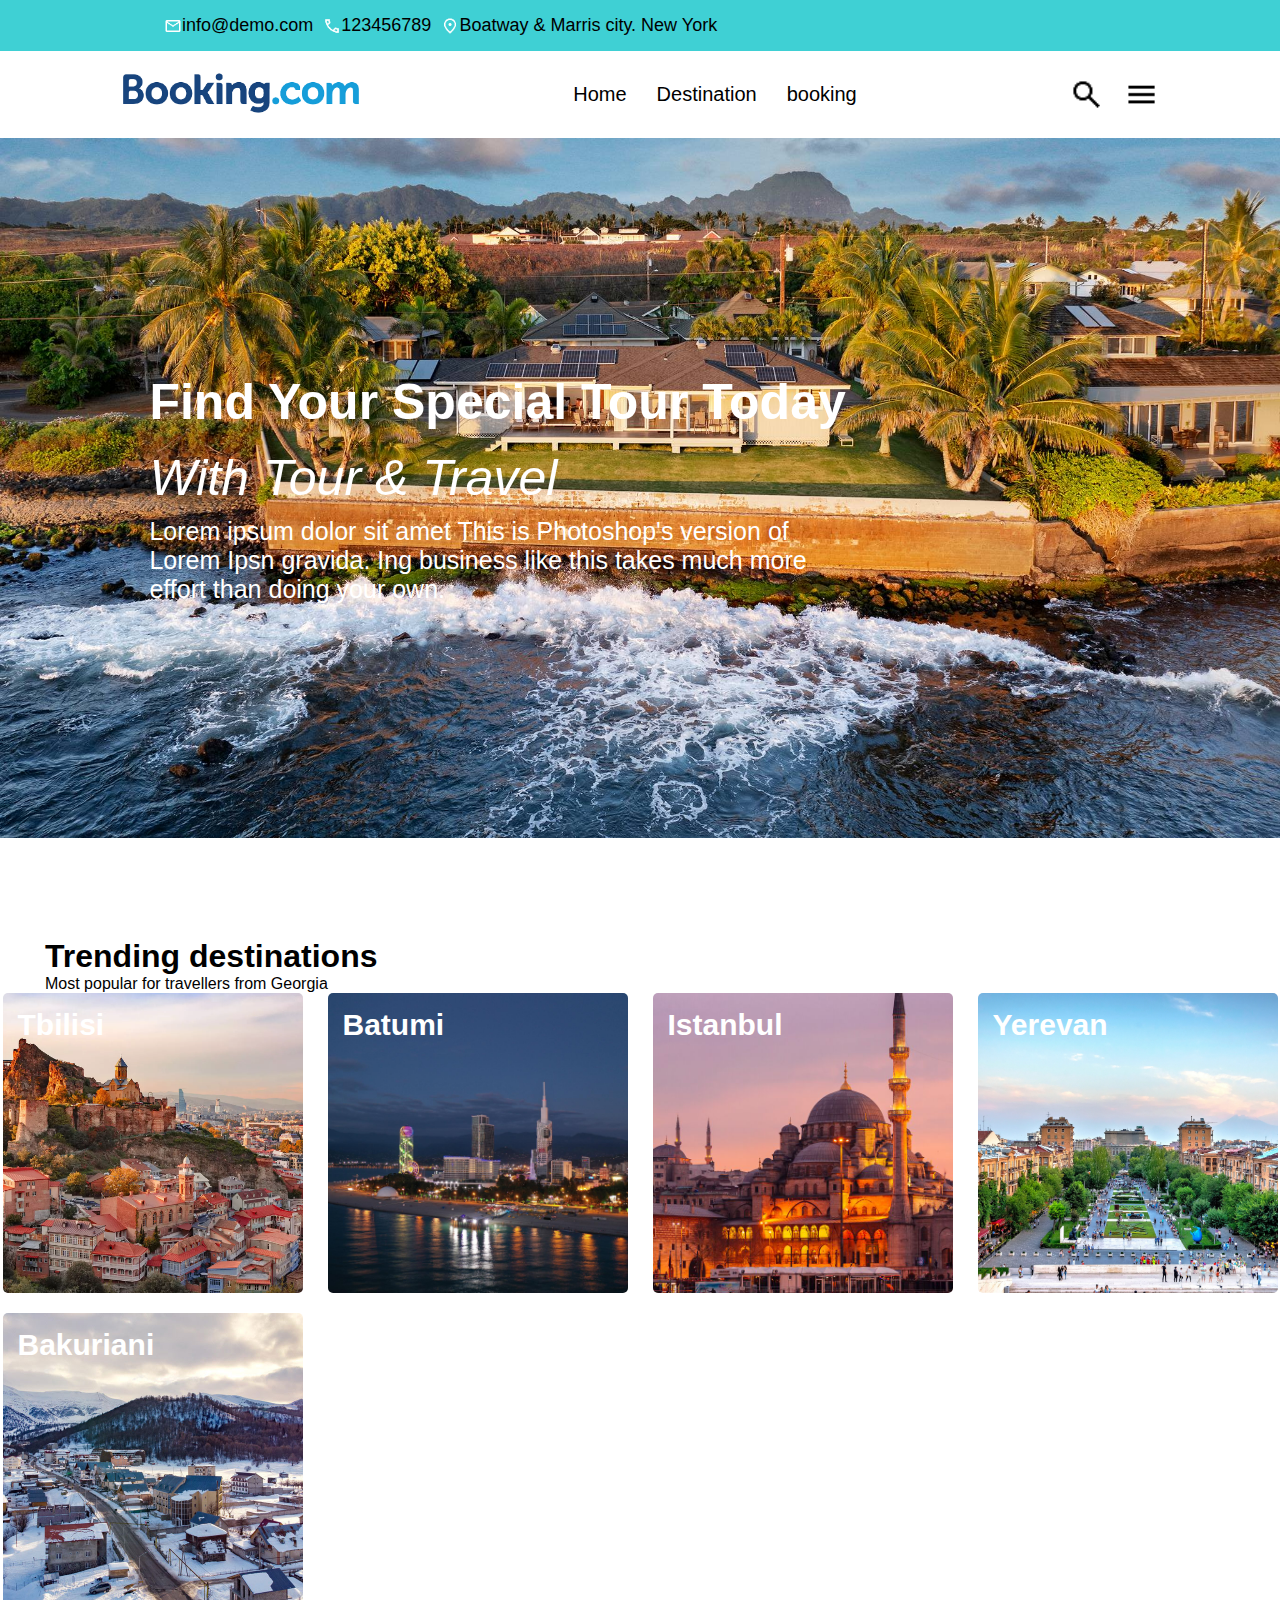
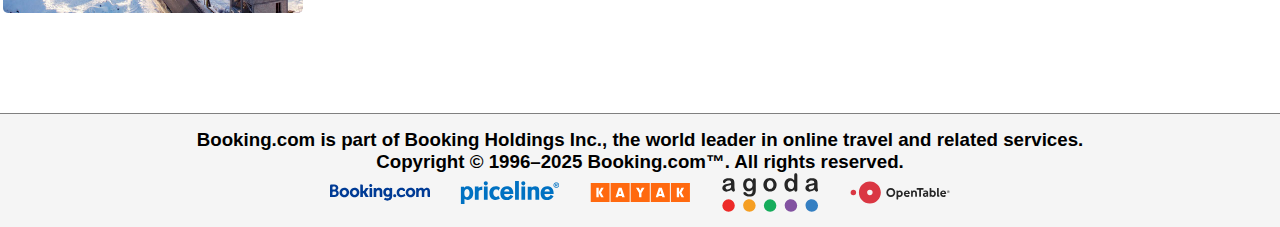
<file: mentor-july/index.html>
<!DOCTYPE html>
<html lang="en">
<head>
    <meta charset="UTF-8">
    <meta name="viewport" content="width=device-width, initial-scale=1.0">
    <title>Document</title>
    <link rel="stylesheet" href="css/style.css">
</head>
<body>
    <header>
        <div class="header-part1">
            <ul class="header-part1-ul">
                <li><img src="images/mail.png" alt="">info@demo.com</li>
                <li><img src="images/phonenum.png" alt="">123456789</li>
                <li><img src="images/location.png" alt="">Boatway & Marris city. New York</li>
            </ul>
            <div style="width: 1px; height: 1px;"></div>
        </div>
        <div class="header-part2">
            <div class="header-part2-logo-div">
                <img src="images/logo.png" alt="" id="logo">
            </div>
            <div class="header-part2-navigation-div">
                <ul class="header-part2-navigation-div-ul">
                    <a href="index.html"><li>Home</li></a>
                    <a href="html/destination_page.html"><li>Destination</li></a>
                    <a href="html/booking_page.html"><li>booking</li></a>
                </ul>
            </div>
            <div class="header-part2-search-and-burger-menu-div">
                <img src="./images/search.png" alt="" class="search img-cro">
                <img src="./images/menu.png" alt="" class="burger img-cro">
            </div>
        </div>
    </header>
    <main>
        <div class="main-text">
            <div class="main-text-div">
                <h1 id="main-text-h1">Find Your Special Tour Today</h1><br>
                <div class="main-text-second">
                    <i><h1 id="main-text-second-h1">With Tour & Travel</h1></i>
                    <p id="main-text-second-p">Lorem ipsum dolor sit amet This is Photoshop's version of <br>
                    Lorem Ipsn gravida. Ing business like this takes much more <br>
                    effort than doing your own.</p>
                </div>
            </div>
            <div style="width: 1px; height: 1px;"></div>
        </div>
        <div class="main-trending">
            <div class="main-trending-div-first">
                <h1 id="main-trending-h1">Trending destinations</h1>
                <p>Most popular for travellers from Georgia</p>
            </div>
            <div class="main-trending-div-parent">
                <div class="main-trending-div-child"><p>Tbilisi</p></div>
                <div class="main-trending-div-child"><p>Batumi</p></div>
                <div class="main-trending-div-child"><p>Istanbul</p></div>
                <div class="main-trending-div-child"><p>Yerevan</p></div>
                <div class="main-trending-div-child"><p>Bakuriani</p></div>
            </div>
        </div>
    </main>
    <footer>
        <div clas="footer-div">
            <h3 id="footer-div-h1">Booking.com is part of Booking Holdings Inc., the world leader in online travel and related services. <br>
            Copyright © 1996–2025 Booking.com™. All rights reserved.</h3>
            <div class="footer-div-images-parent">
                <svg xmlns="http://www.w3.org/2000/svg" fill="none" viewBox="0 0 180 30"><path fill="#003B95" d="M70.6 2.73999C70.602 2.19808 70.7646 1.66892 71.0673 1.21943C71.3701 0.769947 71.7993 0.420321 72.3007 0.214768C72.8021 0.00921437 73.3532 -0.0430342 73.8843 0.064629C74.4155 0.172292 74.9027 0.435032 75.2845 0.819622C75.6663 1.20421 75.9255 1.69338 76.0293 2.22527C76.133 2.75716 76.0768 3.30788 75.8676 3.80779C75.6584 4.3077 75.3056 4.73434 74.8539 5.03377C74.4022 5.3332 73.8719 5.49197 73.33 5.48999C72.9702 5.48868 72.6141 5.41651 72.2822 5.2776C71.9503 5.13869 71.649 4.93576 71.3955 4.6804C71.1419 4.42504 70.9412 4.12225 70.8047 3.78931C70.6683 3.45637 70.5987 3.09982 70.6 2.73999V2.73999ZM116.5 23.74C117.044 23.742 117.577 23.5824 118.031 23.2814C118.484 22.9804 118.838 22.5516 119.048 22.0493C119.257 21.547 119.313 20.9938 119.208 20.4597C119.103 19.9255 118.842 19.4346 118.458 19.049C118.074 18.6634 117.584 18.4005 117.05 18.2936C116.516 18.1867 115.963 18.2405 115.46 18.4484C114.957 18.6562 114.527 19.0087 114.224 19.4611C113.922 19.9136 113.76 20.4457 113.76 20.99C113.756 21.3528 113.824 21.7128 113.96 22.0493C114.096 22.3857 114.297 22.692 114.551 22.9504C114.806 23.2088 115.109 23.4143 115.444 23.5549C115.778 23.6956 116.137 23.7687 116.5 23.77V23.74ZM34.34 15.25C34.3539 16.9569 33.8606 18.6295 32.9228 20.0558C31.985 21.4821 30.6448 22.5979 29.0721 23.2616C27.4995 23.9254 25.7651 24.1072 24.089 23.7842C22.4128 23.4612 20.8703 22.6477 19.657 21.4471C18.4437 20.2464 17.6142 18.7125 17.2736 17.0398C16.933 15.3671 17.0967 13.631 17.744 12.0515C18.3912 10.472 19.4929 9.12017 20.9093 8.16745C22.3257 7.21474 23.993 6.70401 25.7 6.69999C26.8418 6.65398 27.9809 6.84396 29.046 7.25808C30.1111 7.67219 31.0793 8.30152 31.8902 9.10676C32.701 9.91199 33.3371 10.8758 33.7586 11.938C34.1801 13.0002 34.3781 14.1379 34.34 15.28V15.25ZM29.73 15.25C29.73 12.57 28.07 10.7 25.73 10.7C23.39 10.7 21.73 12.57 21.73 15.25C21.73 17.93 23.37 19.8 25.73 19.8C28.09 19.8 29.73 17.97 29.73 15.28V15.25ZM65.3 15.68C65.1321 15.3416 64.9128 15.0313 64.65 14.76L64.5 14.6L64.66 14.45C64.9116 14.1778 65.1423 13.887 65.35 13.58L69.74 7.02999H64.41L61.1 12.16C60.9586 12.3142 60.782 12.4321 60.5852 12.5034C60.3885 12.5748 60.1774 12.5977 59.97 12.57H59.22V2.90999C59.22 0.979993 58.01 0.709993 56.71 0.709993H54.48V23.58H59.21V16.72H59.65C60.19 16.72 60.56 16.78 60.73 17.08L63.35 21.97C63.5773 22.5089 63.9785 22.9563 64.4895 23.2408C65.0006 23.5253 65.5922 23.6306 66.17 23.54H69.8L67.09 19.07L65.3 15.68ZM88.3 6.67999C87.4047 6.66014 86.5151 6.82782 85.6884 7.17226C84.8618 7.5167 84.1163 8.03028 83.5 8.67999L83.21 8.96999L83.11 8.56999C82.9561 8.07803 82.6321 7.65692 82.196 7.38207C81.7599 7.10723 81.2402 6.9966 80.73 7.06999H78.6V23.57H83.32V15.97C83.305 15.2919 83.403 14.6159 83.61 13.97C83.8279 13.1302 84.3223 12.3883 85.0136 11.8639C85.7048 11.3396 86.5525 11.0634 87.42 11.08C88.88 11.08 89.42 11.85 89.42 13.86V21.05C89.365 21.3921 89.3919 21.7424 89.4986 22.072C89.6053 22.4017 89.7886 22.7013 90.0336 22.9463C90.2787 23.1914 90.5783 23.3747 90.908 23.4814C91.2376 23.5881 91.5879 23.615 91.93 23.56H94.15V13.07C94.15 8.89999 92.12 6.68999 88.27 6.68999L88.3 6.67999ZM73.42 7.04999H71.2V23.58H75.9V9.57999C75.9545 9.23754 75.9274 8.88705 75.8207 8.55711C75.714 8.22717 75.5308 7.92712 75.2861 7.68143C75.0414 7.43574 74.7421 7.25138 74.4126 7.14339C74.083 7.03539 73.7327 7.00681 73.39 7.05999L73.42 7.04999ZM52.8 15.28C52.8158 16.9897 52.3235 18.6657 51.3853 20.0951C50.4472 21.5246 49.1055 22.6431 47.5307 23.3089C45.9558 23.9747 44.2186 24.1576 42.5396 23.8345C40.8606 23.5114 39.3154 22.6969 38.1001 21.4942C36.8847 20.2915 36.054 18.7549 35.7134 17.0794C35.3727 15.4038 35.5375 13.6649 36.1867 12.0831C36.8359 10.5013 37.9404 9.14808 39.36 8.19502C40.7795 7.24195 42.4502 6.73205 44.16 6.72999C45.2992 6.68421 46.4357 6.87336 47.4987 7.28565C48.5617 7.69795 49.5285 8.32457 50.3389 9.12655C51.1493 9.92853 51.786 10.8887 52.2094 11.9473C52.6328 13.0059 52.8338 14.1403 52.8 15.28V15.28ZM48.19 15.28C48.19 12.6 46.53 10.73 44.19 10.73C41.85 10.73 40.19 12.6 40.19 15.28C40.19 17.96 41.83 19.83 44.19 19.83C46.55 19.83 48.19 17.97 48.19 15.28V15.28ZM153.53 15.28C153.544 16.9869 153.051 18.6595 152.113 20.0858C151.175 21.5121 149.835 22.6279 148.262 23.2916C146.689 23.9554 144.955 24.1372 143.279 23.8142C141.603 23.4912 140.06 22.6777 138.847 21.4771C137.634 20.2764 136.804 18.7425 136.464 17.0698C136.123 15.3971 136.287 13.661 136.934 12.0815C137.581 10.502 138.683 9.15017 140.099 8.19745C141.516 7.24474 143.183 6.73401 144.89 6.72999C146.029 6.68421 147.166 6.87336 148.229 7.28565C149.292 7.69795 150.258 8.32457 151.069 9.12655C151.879 9.92853 152.516 10.8887 152.939 11.9473C153.363 13.0059 153.564 14.1403 153.53 15.28V15.28ZM148.92 15.28C148.92 12.6 147.26 10.73 144.92 10.73C142.58 10.73 140.92 12.6 140.92 15.28C140.92 17.96 142.56 19.83 144.92 19.83C147.28 19.83 148.92 17.97 148.92 15.28V15.28ZM111.92 7.01999V22.17C111.92 27.94 107.25 30 103.25 30C101.25 29.9851 99.2804 29.5022 97.5 28.59L97.17 28.42L98.08 26.14C98.1174 25.9257 98.2045 25.7232 98.3343 25.5487C98.4642 25.3743 98.6332 25.2327 98.8277 25.1354C99.0223 25.0382 99.2369 24.9879 99.4544 24.9887C99.6719 24.9895 99.8862 25.0413 100.08 25.14C101.092 25.5155 102.161 25.715 103.24 25.73C105.82 25.73 107.24 24.51 107.24 22.3V21.84L106.88 22.12C105.825 22.8661 104.551 23.2391 103.26 23.18C98.88 23.18 95.81 19.74 95.81 14.83C95.81 9.91999 98.81 6.59999 103.17 6.59999C104.741 6.53072 106.283 7.04344 107.5 8.03999L107.72 8.22999L107.84 7.97999C108.031 7.64497 108.315 7.37233 108.657 7.19491C109 7.01749 109.386 6.94285 109.77 6.97999L111.92 7.01999ZM107.32 14.91C107.32 11.23 105.32 10.81 103.83 10.81C100.83 10.81 100.6 13.81 100.6 14.81C100.6 16.91 101.52 19.16 104.08 19.16C105.54 19.11 107.3 18.38 107.3 14.91H107.32ZM15.77 16.84C15.77 20.84 12.67 23.5 7.88 23.5H0V3.09999C0.00471433 2.48223 0.247466 1.89007 0.677736 1.44677C1.10801 1.00346 1.69265 0.743142 2.31 0.719993H7.79C12.09 0.719993 14.88 3.03999 14.88 6.63999C14.9049 7.45565 14.7493 8.26672 14.4243 9.01525C14.0993 9.76377 13.6129 10.4313 13 10.97L12.4 11.49L13.09 11.87C13.9391 12.3844 14.6353 13.1164 15.1065 13.9902C15.5776 14.864 15.8067 15.8479 15.77 16.84V16.84ZM4.38 9.96999H7.82C8.18097 9.9814 8.54025 9.91599 8.87405 9.77811C9.20784 9.64023 9.50854 9.43302 9.75624 9.17019C10.0039 8.90737 10.193 8.59493 10.3109 8.25355C10.4287 7.91218 10.4728 7.54966 10.44 7.18999C10.4737 6.82919 10.4276 6.46538 10.305 6.12438C10.1824 5.78338 9.98629 5.47353 9.73052 5.21681C9.47476 4.9601 9.16565 4.7628 8.8251 4.63892C8.48456 4.51504 8.12093 4.46761 7.76 4.49999H5.76C4.76 4.55999 4.34 5.05999 4.34 6.11999L4.38 9.96999ZM11.27 16.57C11.3013 16.1584 11.2434 15.7449 11.1004 15.3577C10.9573 14.9705 10.7324 14.6187 10.441 14.3263C10.1495 14.034 9.79849 13.8079 9.41176 13.6636C9.02502 13.5192 8.6117 13.46 8.2 13.49H5.59C4.76 13.61 4.38 14.12 4.38 15.1V19.68H8.2C8.61895 19.7149 9.04044 19.6568 9.43426 19.5096C9.82808 19.3625 10.1845 19.1301 10.4779 18.829C10.7713 18.528 10.9945 18.1657 11.1314 17.7682C11.2684 17.3708 11.3157 16.9479 11.27 16.53V16.57ZM174.53 6.77999C173.558 6.78366 172.6 7.00575 171.726 7.42984C170.852 7.85393 170.084 8.46915 169.48 9.22999L169.14 9.66999L168.87 9.17999C168.437 8.395 167.787 7.75128 166.998 7.3257C166.209 6.90012 165.314 6.71067 164.42 6.77999C163.6 6.79964 162.792 6.98725 162.048 7.33125C161.303 7.67525 160.637 8.16832 160.09 8.77999L159.65 9.25999L159.48 8.62999C159.323 8.16152 159.008 7.76282 158.587 7.50334C158.167 7.24386 157.669 7.14005 157.18 7.20999H155.18V23.57H159.64V16.31C159.646 15.6629 159.727 15.0187 159.88 14.39C160.31 12.63 161.49 10.74 163.47 10.93C164.69 11.05 165.29 11.99 165.29 13.82V23.57H169.81V16.31C169.791 15.6345 169.875 14.9601 170.06 14.31C170.42 12.64 171.65 10.92 173.56 10.92C174.94 10.92 175.46 11.7 175.46 13.81V21.17C175.46 22.83 176.19 23.57 177.85 23.57H180V13.07C180 8.86999 178.15 6.73999 174.53 6.73999V6.77999ZM133.69 17.86C132.51 19.095 130.913 19.8471 129.21 19.97C128.593 20.0073 127.974 19.914 127.395 19.6962C126.816 19.4784 126.29 19.141 125.85 18.706C125.41 18.271 125.067 17.7482 124.843 17.1716C124.619 16.5951 124.519 15.9778 124.55 15.36C124.498 14.7504 124.575 14.1365 124.776 13.5588C124.978 12.981 125.299 12.4524 125.719 12.0076C126.14 11.5629 126.649 11.212 127.215 10.978C127.78 10.744 128.388 10.6322 129 10.65C129.84 10.65 130.8 10.95 130.95 11.46V11.55C131.048 11.8986 131.258 12.2056 131.547 12.424C131.835 12.6425 132.188 12.7605 132.55 12.76H135V10.61C135 7.76999 131.39 6.73999 129 6.73999C123.81 6.73999 120 10.37 120 15.35C120 20.33 123.73 23.97 128.86 23.97C130.178 23.9562 131.479 23.6722 132.683 23.1355C133.887 22.5989 134.969 21.821 135.86 20.85L134 17.58L133.69 17.86Z"></path></svg>
                <svg xmlns="http://www.w3.org/2000/svg" fill="none" viewBox="0 0 69 16"><g fill="#0071C2" clip-path="url(#amsc83whmcx1y4n8a)"><path d="M61.944 7.25c-.056-.369-.113-.878-.48-1.275-.312-.34-.822-.51-1.275-.51a1.79 1.79 0 0 0-1.331.595c-.368.397-.453.821-.538 1.19h3.624Zm2.606 3.341c-.312.453-.623.906-1.076 1.331-.765.736-1.926 1.274-3.342 1.274-2.633 0-4.503-1.699-4.503-4.644 0-2.18 1.048-4.956 4.56-4.956.538 0 2.067.057 3.2 1.303 1.16 1.246 1.217 3.002 1.246 4.021H58.29c-.028 1.133.623 2.238 2.011 2.238 1.444 0 1.926-.935 2.237-1.586l2.01 1.02ZM49.4 4.701c.254-.283.424-.482.877-.708.397-.17.991-.312 1.614-.312.538 0 1.133.114 1.586.369.935.51 1.161 1.302 1.161 2.69v6.145h-2.605v-5.07c0-.82-.028-1.104-.113-1.33-.199-.481-.652-.68-1.161-.68-1.388 0-1.388 1.133-1.388 2.237v4.843h-2.634V3.908h2.634l.028.793Zm-4.305-3.087c0 .793-.623 1.416-1.416 1.416a1.439 1.439 0 0 1-1.416-1.416c0-.793.623-1.416 1.416-1.416a1.42 1.42 0 0 1 1.416 1.416ZM42.376 3.88h2.577v9.005h-2.577V3.88Zm-1.755 9.005h-2.634V0h2.634v12.885ZM34.136 7.25c-.057-.369-.114-.878-.51-1.275-.312-.34-.821-.51-1.274-.51a1.79 1.79 0 0 0-1.331.595c-.369.397-.454.821-.538 1.19h3.653Zm2.633 3.341c-.311.453-.623.906-1.076 1.331-.764.736-1.925 1.274-3.37 1.274-2.633 0-4.502-1.699-4.502-4.644 0-2.18 1.047-4.956 4.559-4.956.538 0 2.067.057 3.2 1.303 1.16 1.246 1.218 3.002 1.274 4.021h-6.371c-.029 1.133.623 2.238 2.039 2.238 1.444 0 1.925-.935 2.265-1.586l1.982 1.02Zm-10.251-.453c0-.028-.057-.028-.057 0-.056.085-.113.198-.198.283-.538.623-1.19.623-1.33.623-1.389 0-1.983-1.5-1.983-2.69 0-1.076.481-2.719 1.897-2.719.397 0 .736.142.991.312.368.255.538.51.68.793.028.028.057.028.057.028.198-.736.566-1.444 1.132-2.01-1.02-.963-2.209-1.133-2.973-1.133-2.974 0-4.475 2.209-4.475 4.814 0 3.681 2.72 4.7 4.418 4.7.991 0 1.87-.339 2.549-.82.142-.114.283-.227.396-.34a3.67 3.67 0 0 1-1.104-1.84Zm-7.306-8.524c0 .793-.623 1.416-1.416 1.416a1.439 1.439 0 0 1-1.416-1.416c0-.793.623-1.416 1.416-1.416a1.42 1.42 0 0 1 1.416 1.416ZM16.493 3.88h2.577v9.005h-2.577V3.88Zm-3.681.934c.566-.51 1.217-.906 2.577-1.02v2.351l-.878.142c-1.246.226-1.643.425-1.643 1.557v5.07h-2.633V3.88h2.548v.934h.029Zm-7.93.736c-.48 0-.962.199-1.359.737-.368.51-.538 1.274-.538 2.124 0 1.132.283 1.84.623 2.209.312.34.736.51 1.161.51 1.275 0 1.841-1.388 1.841-2.804 0-1.19-.312-2.436-1.388-2.719-.113-.028-.226-.057-.34-.057Zm-2.095-.792c.085-.114.17-.199.255-.284.453-.424 1.246-.793 2.237-.793 2.18 0 3.88 1.671 3.88 4.673 0 1.84-.793 4.7-3.852 4.7-.99 0-1.5-.339-2.209-.764V16H.465V3.908h2.322v.85ZM66.475.963c.369 0 .68.085.992.255.311.17.538.425.708.708.17.311.254.623.254.963 0 .34-.085.68-.254.962-.17.312-.397.538-.708.708-.312.17-.623.255-.992.255-.368 0-.68-.085-.99-.255a1.887 1.887 0 0 1-.709-.708 1.96 1.96 0 0 1-.254-.962c0-.34.084-.68.254-.963.17-.312.397-.538.708-.708.312-.17.623-.255.992-.255Zm0 3.426c.284 0 .538-.056.765-.198a1.63 1.63 0 0 0 .538-.538c.142-.226.198-.481.198-.736s-.056-.51-.198-.736a1.63 1.63 0 0 0-.538-.538 1.372 1.372 0 0 0-.736-.199c-.283 0-.538.057-.765.199a1.629 1.629 0 0 0-.538.538 1.372 1.372 0 0 0-.198.736c0 .255.056.51.198.736.142.227.312.397.538.538.198.142.453.198.736.198Zm.822-1.812a.783.783 0 0 1-.085.368c-.057.113-.142.17-.255.227l.396.594h-.538l-.283-.51h-.34v.51h-.481V1.954h.793c.255 0 .425.057.566.17.17.085.227.255.227.453Zm-1.105.312h.34c.113 0 .17-.029.227-.085.056-.057.085-.114.085-.227a.322.322 0 0 0-.085-.227.322.322 0 0 0-.227-.084h-.34v.623Z"></path></g><defs><clipPath id="amsc83whmcx1y4n8a"><path fill="#fff" d="M0 0h67.965v16H0z" transform="translate(.465)"></path></clipPath></defs></svg>
                <svg xmlns="http://www.w3.org/2000/svg" fill="none" viewBox="0 0 84 16"><g clip-path="url(#amsc83whmcx1y4n2a)"><path fill="#FF690F" d="M.43 0h16v16h-16V0Z"></path><path fill="#fff" d="M5.362 4.004h1.945v8H5.362v-8Z"></path><path fill="#fff" d="M11.497 11.997H9.352L7.14 8.001l2.212-3.997h2.145L9.272 8l2.225 3.996Z"></path><path fill="#FF690F" d="M17.319 0h16v16h-16V0Z"></path><path fill="#fff" d="m23.869 10.847-.348 1.163H21.45l2.633-8.02h2.473l2.614 8.02h-2.12l-.347-1.15-2.833-.013Zm1.416-4.558-.935 2.988h1.871l-.936-2.988Z"></path><path fill="#FF690F" d="M34.201 0h16v16h-16V0Z"></path><path fill="#fff" d="M43.203 12.01h-1.958V8.475L38.618 3.99h2.313l1.296 2.46 1.277-2.46h2.279l-2.58 4.485v3.535Z"></path><path fill="#FF690F" d="M51.09 0h16v16h-16V0Z"></path><path fill="#fff" d="m57.64 10.847-.348 1.163H55.22l2.633-8.02h2.473l2.613 8.02h-2.118l-.348-1.15-2.834-.013Zm1.416-4.558-.935 2.988h1.87l-.935-2.988Z"></path><path fill="#FF690F" d="M67.972 0h16v16h-16V0Z"></path><path fill="#fff" d="M72.904 4.004h1.945v8h-1.945v-8Z"></path><path fill="#fff" d="M79.04 11.997h-2.146l-2.212-3.996 2.212-3.997h2.146L76.814 8l2.226 3.996Z"></path></g><defs><clipPath id="amsc83whmcx1y4n2a"><path fill="#fff" d="M0 0h83.542v16H0z" transform="translate(.43)"></path></clipPath></defs></svg>
                <svg xmlns="http://www.w3.org/2000/svg" fill="none" viewBox="0 0 51 20"><g clip-path="url(#amsc83whmcx1y4mza)"><path fill="#262626" d="M13.397 5.98c-.067.531.133 1.063.465 1.528.266.332.73.532 1.13.532.265 0 .531-.067.797-.2s.465-.398.598-.664c.133-.332.266-.731.2-1.063.066-.598-.134-1.13-.466-1.595-.266-.399-.73-.598-1.196-.598-.465 0-.864.2-1.13.532-.265.398-.465.996-.398 1.528Zm4.85-2.06v4.85c0 .466-.066.997-.199 1.462-.133.399-.332.731-.598.997-.266.266-.665.465-.997.598-.465.066-.996.133-1.528.133s-1.063-.067-1.528-.266a3.369 3.369 0 0 1-1.063-.598c-.2-.2-.332-.465-.399-.797 0-.2.066-.399.2-.465a.754.754 0 0 1 .53-.2c.267 0 .466.133.665.333l.266.332c.067.133.2.2.332.332l.399.2c.2.066.399.066.532.066.332 0 .664-.067.996-.2.2-.132.399-.265.532-.531.066-.2.133-.465.2-.665 0-.265 0-.664.066-1.196-.266.333-.532.598-.93.798-.4.2-.798.266-1.197.266-.531 0-.996-.133-1.461-.466-.4-.332-.731-.73-.93-1.196-.266-.531-.333-1.196-.333-1.794 0-.465.067-.93.2-1.329.132-.398.332-.73.598-.996.265-.266.531-.465.863-.598.266-.266.598-.332.997-.332s.864.066 1.262.265c.4.2.731.532.997.864v-.2c0-.265.066-.464.2-.664.066-.199.265-.265.531-.265.266-.067.532.066.664.332.067.266.133.531.133.93ZM27.218 6.046c.067-.598-.133-1.13-.465-1.595-.266-.398-.73-.598-1.196-.598-.332 0-.598.067-.864.266-.266.2-.465.465-.598.731-.265.73-.265 1.528 0 2.326.133.332.332.598.598.73.266.2.532.266.864.266.465 0 .93-.2 1.196-.598.332-.398.532-.93.465-1.528Zm1.661 0c0 .465-.066.93-.266 1.395a2.892 2.892 0 0 1-.664 1.063c-.266.333-.664.532-1.063.665-.465.2-.93.266-1.395.266a3.47 3.47 0 0 1-1.396-.266c-.797-.332-1.461-.997-1.727-1.794-.332-.864-.332-1.86 0-2.79.133-.4.398-.798.664-1.064.266-.332.665-.532 1.063-.664a3.848 3.848 0 0 1 2.725 0c.398.132.73.398 1.063.73.265.333.531.665.664 1.064.266.465.332.93.332 1.395ZM34.593 6.046c0 .4.067.798.2 1.13.133.266.332.532.598.73.266.134.531.267.797.267s.532-.067.797-.2c.266-.199.466-.398.599-.73.132-.4.199-.798.199-1.197 0-.398-.067-.797-.2-1.13a2.078 2.078 0 0 0-.597-.73 1.277 1.277 0 0 0-.798-.266c-.266 0-.598.067-.797.266-.332.2-.532.465-.665.73-.133.4-.199.732-.133 1.13Zm3.323 2.459v-.133c-.2.2-.399.465-.665.598-.2.133-.465.266-.73.399-.266.066-.532.133-.864.133-.4 0-.798-.067-1.13-.266-.332-.2-.665-.399-.864-.731a3.693 3.693 0 0 1-.598-1.13c-.133-.465-.2-.93-.2-1.395 0-1.063.267-1.86.798-2.458.532-.532 1.263-.864 1.994-.864.398 0 .797.066 1.196.266.398.199.664.465.996.73V1.196c0-.266.067-.532.2-.797.133-.2.332-.266.598-.266.199 0 .465.066.598.266.133.199.199.465.199.73v7.376c0 .266-.067.531-.2.73a.842.842 0 0 1-.597.267c-.2 0-.4-.067-.598-.266a.922.922 0 0 1-.133-.731ZM48.082 6.113c-.333.133-.731.2-1.063.266-.466.067-.798.2-.997.2-.2.066-.399.132-.532.265a.842.842 0 0 0-.266.598c0 .266.133.465.333.665.199.199.465.265.73.265.333 0 .599-.066.93-.199.267-.133.466-.332.599-.531.2-.4.266-.798.2-1.263l.066-.266Zm.066 2.392c-.332.266-.73.532-1.196.731-.399.133-.864.266-1.262.266-.4 0-.798-.066-1.13-.266a1.44 1.44 0 0 1-.73-.664c-.2-.266-.267-.598-.267-.93 0-.4.133-.864.465-1.196.333-.333.731-.598 1.197-.665l.797-.133c.398-.066.797-.133 1.063-.266.332-.066.598-.132.997-.265 0-.333-.067-.665-.266-.997-.133-.2-.465-.332-.997-.332-.332 0-.664.066-.93.2-.2.132-.399.331-.532.53-.066.134-.199.333-.332.466-.133.066-.266.133-.398.133a.603.603 0 0 1-.466-.2.603.603 0 0 1-.199-.465c0-.332.133-.598.332-.864.266-.332.598-.531.997-.664.399-.2.93-.266 1.528-.266s1.196.067 1.728.266c.398.133.73.465.93.797.2.465.266.997.266 1.529v1.926c0 .333.066.665.133.997.066.2.133.465.133.665 0 .199-.067.332-.266.465a.755.755 0 0 1-.532.2c-.2 0-.398-.067-.531-.267-.2-.2-.333-.465-.532-.73ZM5.69 6.113c-.333.133-.731.2-1.063.266-.466.133-.798.2-.997.2-.2.066-.399.132-.532.265a.842.842 0 0 0-.265.598c0 .266.132.465.332.665.2.199.465.265.73.265.333 0 .599-.066.93-.199.267-.133.466-.332.599-.531.2-.4.266-.798.2-1.263l.066-.266Zm.066 2.392c-.332.266-.73.532-1.196.731-.399.133-.864.266-1.262.266-.399 0-.798-.066-1.13-.266a1.44 1.44 0 0 1-.73-.664c-.2-.266-.267-.598-.267-.93 0-.4.133-.864.466-1.196.332-.333.73-.598 1.196-.665l.797-.133c.399-.066.797-.133 1.063-.266.266-.066.598-.199.93-.265 0-.333-.066-.665-.266-.997-.132-.2-.465-.266-.93-.266-.332 0-.664.067-.93.2-.266.066-.465.265-.598.465a1.653 1.653 0 0 1-.332.465c-.133.133-.266.133-.399.133a.603.603 0 0 1-.465-.2c-.133-.066-.2-.265-.2-.465 0-.332.134-.598.333-.864.266-.332.598-.531.997-.664.465-.2.996-.266 1.594-.266.598 0 1.196.067 1.728.266.398.133.73.399.93.797.2.465.266.997.266 1.529v1.926c0 .333.066.665.133.997.066.2.133.465.133.665 0 .199-.133.332-.266.465a.754.754 0 0 1-.532.2c-.2 0-.398-.067-.531-.267a18.46 18.46 0 0 0-.532-.73Z"></path><path fill="#ED2A28" d="M4.36 13.422a3.19 3.19 0 1 1 0 6.38 3.19 3.19 0 0 1 0-6.38Z"></path><path fill="#F59E22" d="M14.992 13.422a3.19 3.19 0 1 1-3.19 3.19c0-1.795 1.396-3.19 3.19-3.19Z"></path><path fill="#16AC5B" d="M25.557 13.422a3.19 3.19 0 1 1-.002 6.38 3.19 3.19 0 0 1 .002-6.38Z"></path><path fill="#8252A1" d="M36.188 13.422a3.19 3.19 0 1 1-3.19 3.19c0-1.795 1.396-3.19 3.19-3.19Z"></path><path fill="#347FC2" d="M46.82 13.422a3.19 3.19 0 1 1-3.19 3.19c-.067-1.795 1.395-3.19 3.19-3.19Z"></path></g><defs><clipPath id="amsc83whmcx1y4mza"><path fill="#fff" d="M0 0h49.236v20H0z" transform="translate(.972)"></path></clipPath></defs></svg>
                <svg xmlns="http://www.w3.org/2000/svg" fill="none" viewBox="0 0 104 24"><path fill="#DA3743" fill-rule="evenodd" d="M.607 12c0-1.588 1.277-2.875 2.853-2.875A2.865 2.865 0 0 1 6.314 12a2.865 2.865 0 0 1-2.854 2.875A2.864 2.864 0 0 1 .607 12Zm20.046 2.875c-1.577 0-2.854-1.287-2.854-2.875a2.864 2.864 0 0 1 2.854-2.875A2.865 2.865 0 0 1 23.506 12c0 1.588-1.279 2.875-2.855 2.875Zm0-14.375C14.348.5 9.236 5.649 9.236 12c0 6.352 5.111 11.5 11.415 11.5 6.306 0 11.416-5.148 11.416-11.5 0-6.35-5.11-11.5-11.415-11.5Z" clip-rule="evenodd"></path><path fill="#262626" fill-rule="evenodd" d="M102.24 11.11c.18 0 .287-.082.287-.23 0-.134-.073-.222-.274-.222h-.187v.452h.174Zm-.448-.68h.507c.281 0 .521.115.521.437a.393.393 0 0 1-.246.37l.307.56h-.307l-.235-.472h-.273v.471h-.274V10.43Zm1.475.7c0-.632-.433-1.083-.994-1.083-.561 0-.989.45-.989 1.082 0 .64.428 1.077.989 1.077.561 0 .995-.437.995-1.076h-.001Zm-2.25 0c0-.788.568-1.325 1.256-1.325.694 0 1.262.537 1.262 1.325 0 .787-.568 1.325-1.262 1.325-.688 0-1.256-.538-1.256-1.325Zm-8.377 5.38a.315.315 0 0 0 .312-.313v-1.154a.314.314 0 0 0-.31-.313h-.05c-.14 0-.28-.14-.28-.281v-6.84c0-.156-.155-.312-.31-.312H90.86c-.155 0-.31.156-.31.312v7.577l.005.197c0 .565.56 1.128 1.12 1.128l.964-.002ZM42.417 9.102c1.553 0 2.863 1.325 2.863 2.896a2.87 2.87 0 0 1-2.863 2.872c-1.57 0-2.848-1.287-2.848-2.872 0-1.597 1.277-2.896 2.848-2.896Zm0-1.823c-2.568 0-4.658 2.116-4.658 4.72 0 2.632 2.045 4.695 4.658 4.695 2.621 0 4.674-2.063 4.674-4.696 0-2.602-2.097-4.72-4.674-4.72Zm37.177 7.36c-.084.24-.592.694-1.17.694-.605 0-.943-.369-.943-.922 0-.582.408-.937 1.155-.937.52 0 .958.199.958.199v.965Zm-.761-4.84c-1.056 0-2.085.268-2.226.325-.141.043-.268.156-.212.398l.142.738c.027.199.154.355.365.284.382-.114 1.24-.242 1.833-.242.69 0 .93.398.9 1.235 0 0-.59-.184-1.253-.184-1.648 0-2.593.894-2.593 2.058 0 1.405.903 2.242 2.198 2.242a2.84 2.84 0 0 0 2.044-.823v.353c0 .17.14.312.31.312h.114a.212.212 0 0 0 .04.003h.48a.315.315 0 0 0 .31-.313v-3.534c0-1.789-.423-2.853-2.452-2.853Zm-11.827 0c-1.248 0-1.853.673-2.095.945v-.492a.314.314 0 0 0-.31-.312h-.737a.314.314 0 0 0-.31.312v5.933a.324.324 0 0 0 .31.313h1.042c.31 0 .409-.072.409-.313V12.44c.155-.454.564-1.022 1.409-1.022.788 0 1.126.525 1.126 1.377v3.392c0 .17.142.313.311.313h1.14a.324.324 0 0 0 .31-.313v-3.392c0-1.59-.535-2.995-2.605-2.995Zm-15.513 5.237c-.818 0-1.353-.37-1.353-.37v-2.342c.141-.37.592-.909 1.438-.909 1.014 0 1.535.895 1.535 1.817 0 .923-.55 1.803-1.62 1.803Zm.324-5.238a2.8 2.8 0 0 0-2.125.977v-.522a.314.314 0 0 0-.31-.313h-.693a.315.315 0 0 0-.31.312v8.601a.325.325 0 0 0 .31.313h1.142c.154 0 .31-.157.31-.313v-2.47a4.8 4.8 0 0 0 1.563.27c1.945 0 3.227-1.504 3.227-3.42 0-1.988-1.34-3.435-3.114-3.435Zm46.462 2.597c-.028-.639-.535-1.136-1.254-1.136-.789 0-1.296.483-1.38 1.136h2.634ZM97.069 9.8c1.69 0 2.985 1.263 2.985 3.037 0 .1-.015.326-.028.426a.331.331 0 0 1-.31.298h-4.17c.015.809.676 1.518 1.62 1.518.648 0 1.099-.241 1.395-.482.155-.128.324-.142.423 0l.549.738c.112.127.127.284-.028.426-.672.583-1.534.9-2.423.894-1.944 0-3.297-1.561-3.297-3.435 0-1.845 1.353-3.42 3.283-3.42ZM86.04 15.037c-.845 0-1.296-.54-1.437-.91v-2.34s.536-.37 1.353-.37c1.07 0 1.62.88 1.62 1.803 0 .922-.521 1.817-1.535 1.817Zm.155-5.238c-.648 0-1.296.156-1.592.284V7.585a.324.324 0 0 0-.31-.313h-1.141c-.155 0-.31.156-.31.313v8.601a.324.324 0 0 0 .31.313h.493c.01 0 .018 0 .028-.003h.132a.314.314 0 0 0 .312-.312v-.485l.007-.025s.748.979 2.17.979c1.776 0 3.058-1.561 3.058-3.434 0-1.917-1.226-3.42-3.156-3.42Zm-9.968-2.527H69.6a.268.268 0 0 0-.267.27v1.165c0 .141.112.269.267.269h2.39v7.253a.278.278 0 0 0 .269.27h1.31a.277.277 0 0 0 .268-.27V8.976h2.39a.268.268 0 0 0 .268-.27V7.542a.27.27 0 0 0-.268-.27Zm-15.775 5.124c-.028-.639-.536-1.136-1.254-1.136-.788 0-1.296.483-1.38 1.136h2.634ZM59.241 9.8c1.691 0 2.987 1.263 2.987 3.037 0 .1-.013.326-.028.426a.332.332 0 0 1-.31.298h-4.17c.015.809.676 1.518 1.62 1.518.649 0 1.099-.241 1.395-.482.155-.128.324-.142.423 0l.549.738c.113.127.127.284-.028.426a3.66 3.66 0 0 1-2.424.894c-1.944 0-3.296-1.561-3.296-3.435 0-1.845 1.352-3.42 3.282-3.42Z" clip-rule="evenodd"></path></svg>
            </div>
        </div>
    </footer>
</body>
</html>
</file>
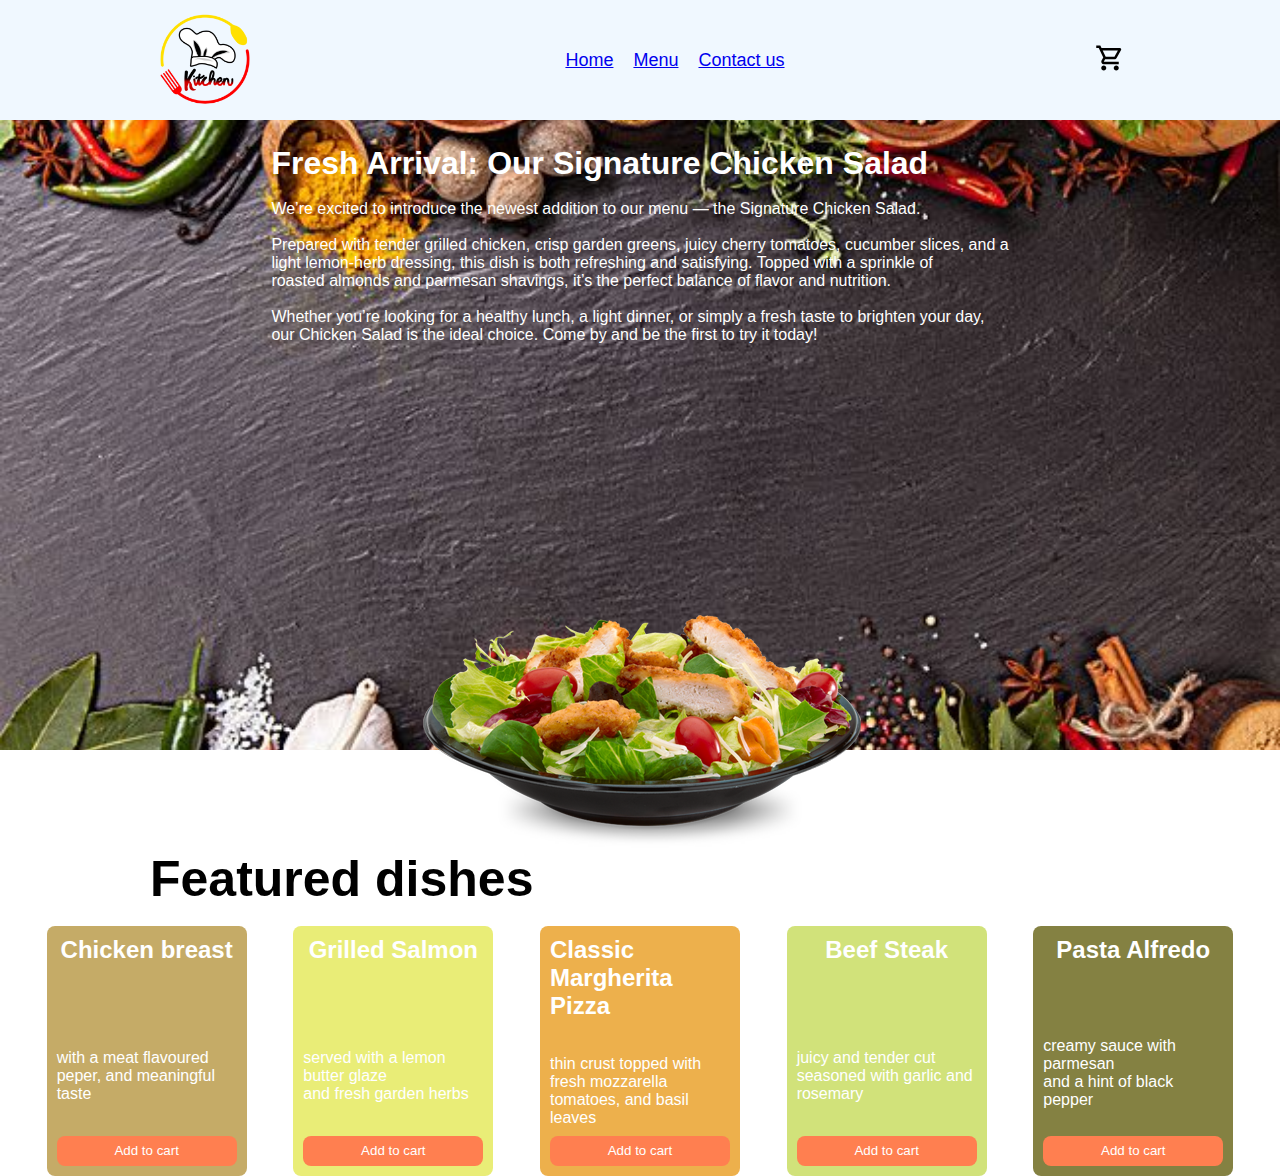
<file: mentors-august/index.html>
<!DOCTYPE html>
<html lang="en">
<head>
    <meta charset="UTF-8">
    <meta name="viewport" content="width=device-width, initial-scale=1.0">
    <title>Document</title>
    <link rel="stylesheet" href="css/index.css">
</head>
<body>
    <div id="burger">
        <img src="close_24dp_000000_FILL0_wght400_GRAD0_opsz24.png" width="30px" style="position: absolute; right: 0;" id="close">
        
        <a href="index.html"><button>Home</button><br><br></a>
        <a href="menu.html"><button>Menu</button><br><br></a>
        <a href="contact.html"><button>Contact us</button></a>
    </div>
    <header class="header">
        <img src="pngtree-chef-restaurant-logo-png-image_6136204.png" alt="" class="logo" id="burgermenu">
        <nav class="header-nav">
            <ul class="header-nav-ul">
                <a href="index.html"><li>Home</li></a>
                <a href="menu.html"><li>Menu</li></a>
                <a href="contact.html"><li>Contact us</li></a>
            </ul>
        </nav>
        <a href="cart.html"><img src="shopping_cart_24dp_000000_FILL0_wght400_GRAD0_opsz24.svg" id="shopcart"></a>
    </header>
    <main class="main">
        <div class="div-hero">
            <div class="div-text">
                <h1>Fresh Arrival: Our Signature Chicken Salad</h1><br>
                <p>We’re excited to introduce the newest addition to our menu — the Signature Chicken Salad.<br><br>Prepared with tender grilled chicken, crisp garden greens, juicy cherry tomatoes, cucumber slices, and a <br>light lemon-herb dressing, this dish is both refreshing and satisfying. Topped with a sprinkle of <br>roasted almonds and parmesan shavings, it’s the perfect balance of flavor and nutrition.<br><br>Whether you’re looking for a healthy lunch, a light dinner, or simply a fresh taste to brighten your day,<br> our Chicken Salad is the ideal choice. Come by and be the first to try it today!</p>
            </div>
            <div class="div-image">
                <img src="dish.png" alt="">
            </div>
        </div>
        <div class="features">
            <h1>Featured dishes</h1><br>
            <div class="dishes">
                <div class="dish featured-dish1">
                    <h2>Chicken breast</h2><br>
                    <p>with a meat flavoured <br>
                    peper, and meaningful taste</p>
                    <button>Add to cart</button>
                </div>
                <div class="dish featured-dish2">
                    <h2>Grilled Salmon</h2><br>
                    <p>served with a lemon butter glaze <br>
                    and fresh garden herbs</p>
                    <button>Add to cart</button>
                </div>
                <div class="dish featured-dish3">
                    <h2>Classic Margherita Pizza</h2><br>
                    <p>thin crust topped with fresh mozzarella <br>
                    tomatoes, and basil leaves</p>
                    <button>Add to cart</button>
                </div>
                <div class="dish featured-dish4">
                    <h2>Beef Steak</h2><br>
                    <p>juicy and tender cut <br>
                    seasoned with garlic and rosemary</p>
                    <button>Add to cart</button>
                </div>
                <div class="dish featured-dish5">
                    <h2>Pasta Alfredo</h2><br>
                    <p>creamy sauce with parmesan <br>
                    and a hint of black pepper</p>
                    <button>Add to cart</button>
                </div>
            </div>
        </div>
    </main>
    <script src="js/index.js"></script>
</body>
</html>
</file>
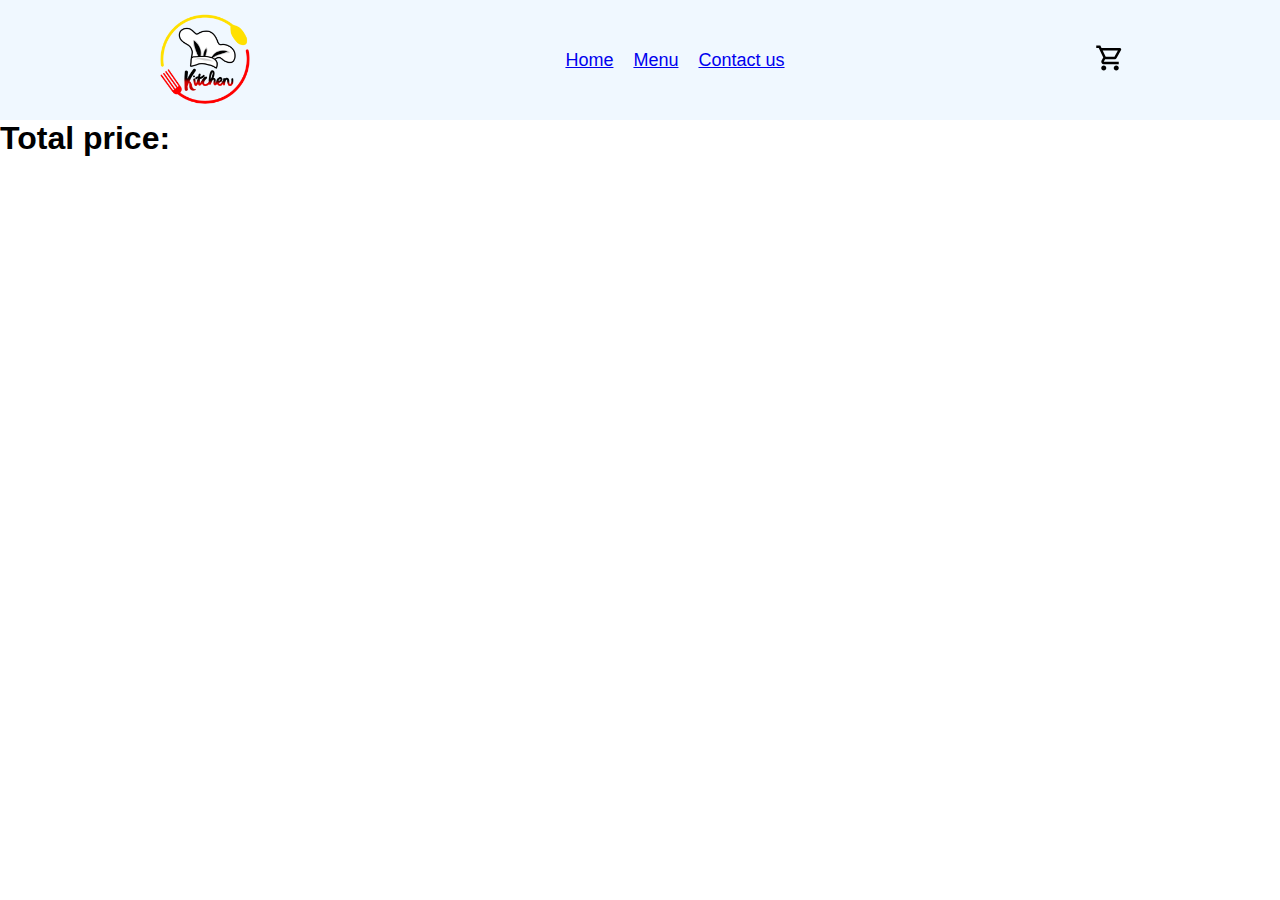
<file: mentors-august/cart.html>
<!DOCTYPE html>
<html lang="en">
<head>
    <meta charset="UTF-8">
    <meta name="viewport" content="width=device-width, initial-scale=1.0">
    <title>Document</title>
    <link rel="stylesheet" href="css/cart.css">
</head>
<body>
    <div id="burger">
        <img src="close_24dp_000000_FILL0_wght400_GRAD0_opsz24.png" width="30px" style="position: absolute; right: 0;" id="close">
        
        <a href="index.html"><button>Home</button><br><br></a>
        <a href="menu.html"><button>Menu</button><br><br></a>
        <a href="contact.html"><button>Contact us</button></a>
    </div>
    <header class="header">
        <img src="pngtree-chef-restaurant-logo-png-image_6136204.png" alt="" class="logo" id="burgermenu">
        <nav class="header-nav">
            <ul class="header-nav-ul">
                <a href="index.html"><li>Home</li></a>
                <a href="menu.html"><li>Menu</li></a>
                <a href="contact.html"><li>Contact us</li></a>
            </ul>
        </nav>
        <a href="cart.html"><img src="shopping_cart_24dp_000000_FILL0_wght400_GRAD0_opsz24.svg" id="shopcart"></a>
    </header>
    <main>
        <h1 id="total">Total price: </h1>
        <div id="cart">
        </div>
    </main>
    <script src="js/cart.js"></script>
</body>
</html>
</file>
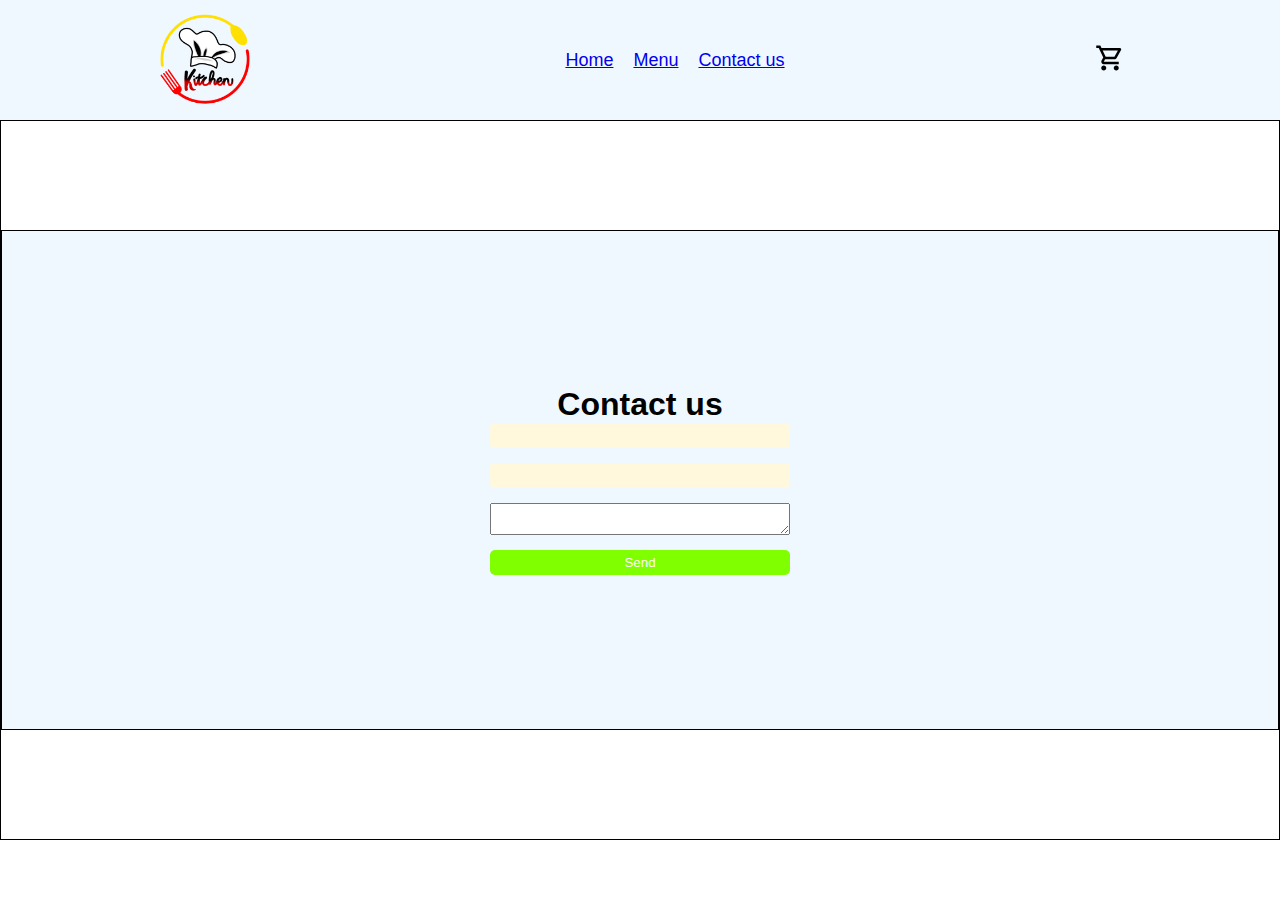
<file: mentors-august/contact.html>
<!DOCTYPE html>
<html lang="en">
<head>
    <meta charset="UTF-8">
    <meta name="viewport" content="width=device-width, initial-scale=1.0">
    <title>Document</title>
    <link rel="stylesheet" href="css/contact.css">
</head>
<body>
    <div id="burger">
        <img src="close_24dp_000000_FILL0_wght400_GRAD0_opsz24.png" width="30px" style="position: absolute; right: 0;" id="close">
        
        <a href="index.html"><button>Home</button><br><br></a>
        <a href="menu.html"><button>Menu</button><br><br></a>
        <a href="contact.html"><button>Contact us</button></a>
    </div>
    <header class="header">
        <img src="pngtree-chef-restaurant-logo-png-image_6136204.png" alt="" class="logo" id="burgermenu">
        <nav class="header-nav">
            <ul class="header-nav-ul">
                <a href="index.html"><li>Home</li></a>
                <a href="menu.html"><li>Menu</li></a>
                <a href="contact.html"><li>Contact us</li></a>
            </ul>
        </nav>
       <a href="cart.html"><img src="shopping_cart_24dp_000000_FILL0_wght400_GRAD0_opsz24.svg" id="shopcart"></a>
    </header>
    <div style="display: flex; justify-content: center; align-items: center; height: 80vh; width: 100%;" id="mainest">
        <div id="main">
            <h1>Contact us</h1>
            <form id="form">
                <input type="text" name="name" >
                <input type="email" name="email" >
                <textarea name="mess" id="textarea" ></textarea>
                <button type="submit">Send</button>
            </form>
        </div>
    </div>
    <div id="succes">
        <div>
            <img src="confrim.webp" alt="">
            <h1>Succes!</h1><br>
            <p>You have seccesfully Cofrimed the form! <br>
            Good job
            </p><br><br>
            <a href="index.html">Home page</a>
        </div>
    </div>
    <script src="js/contact.js"></script>
</body>
</html>
</file>
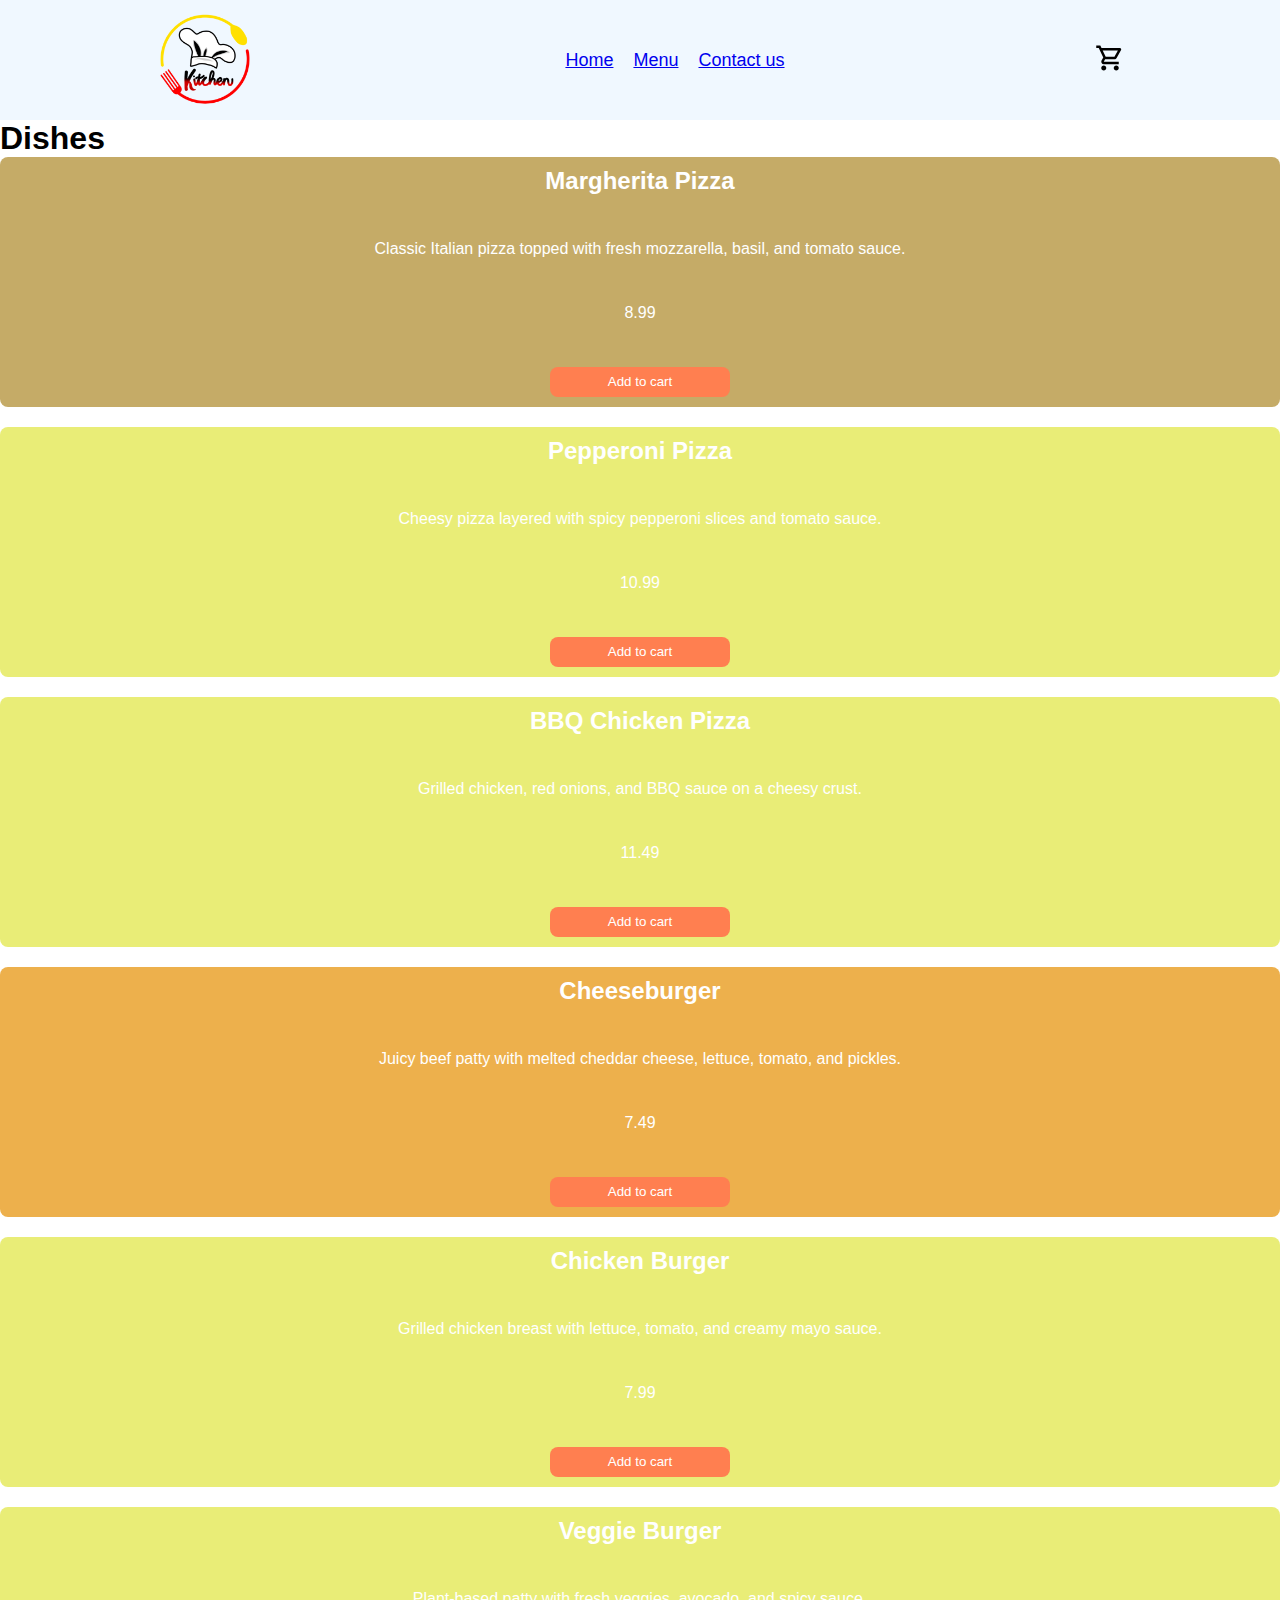
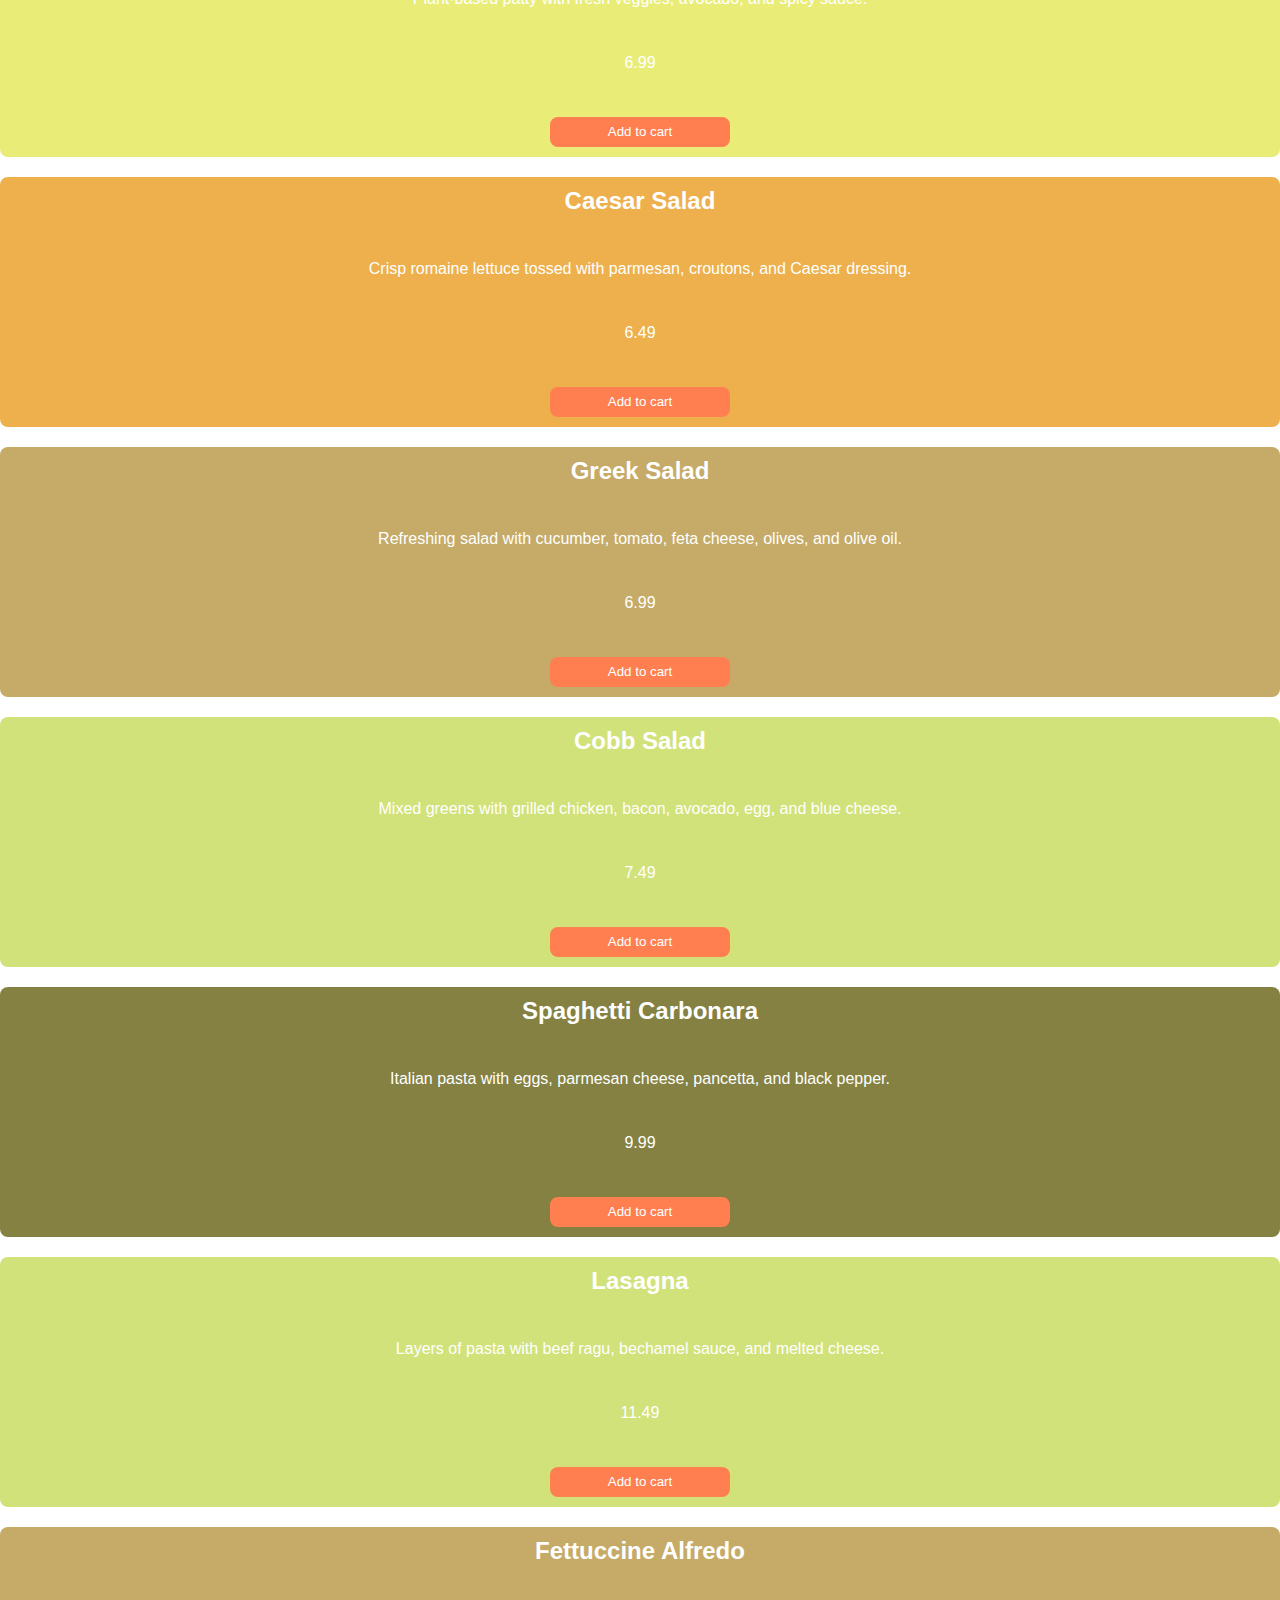
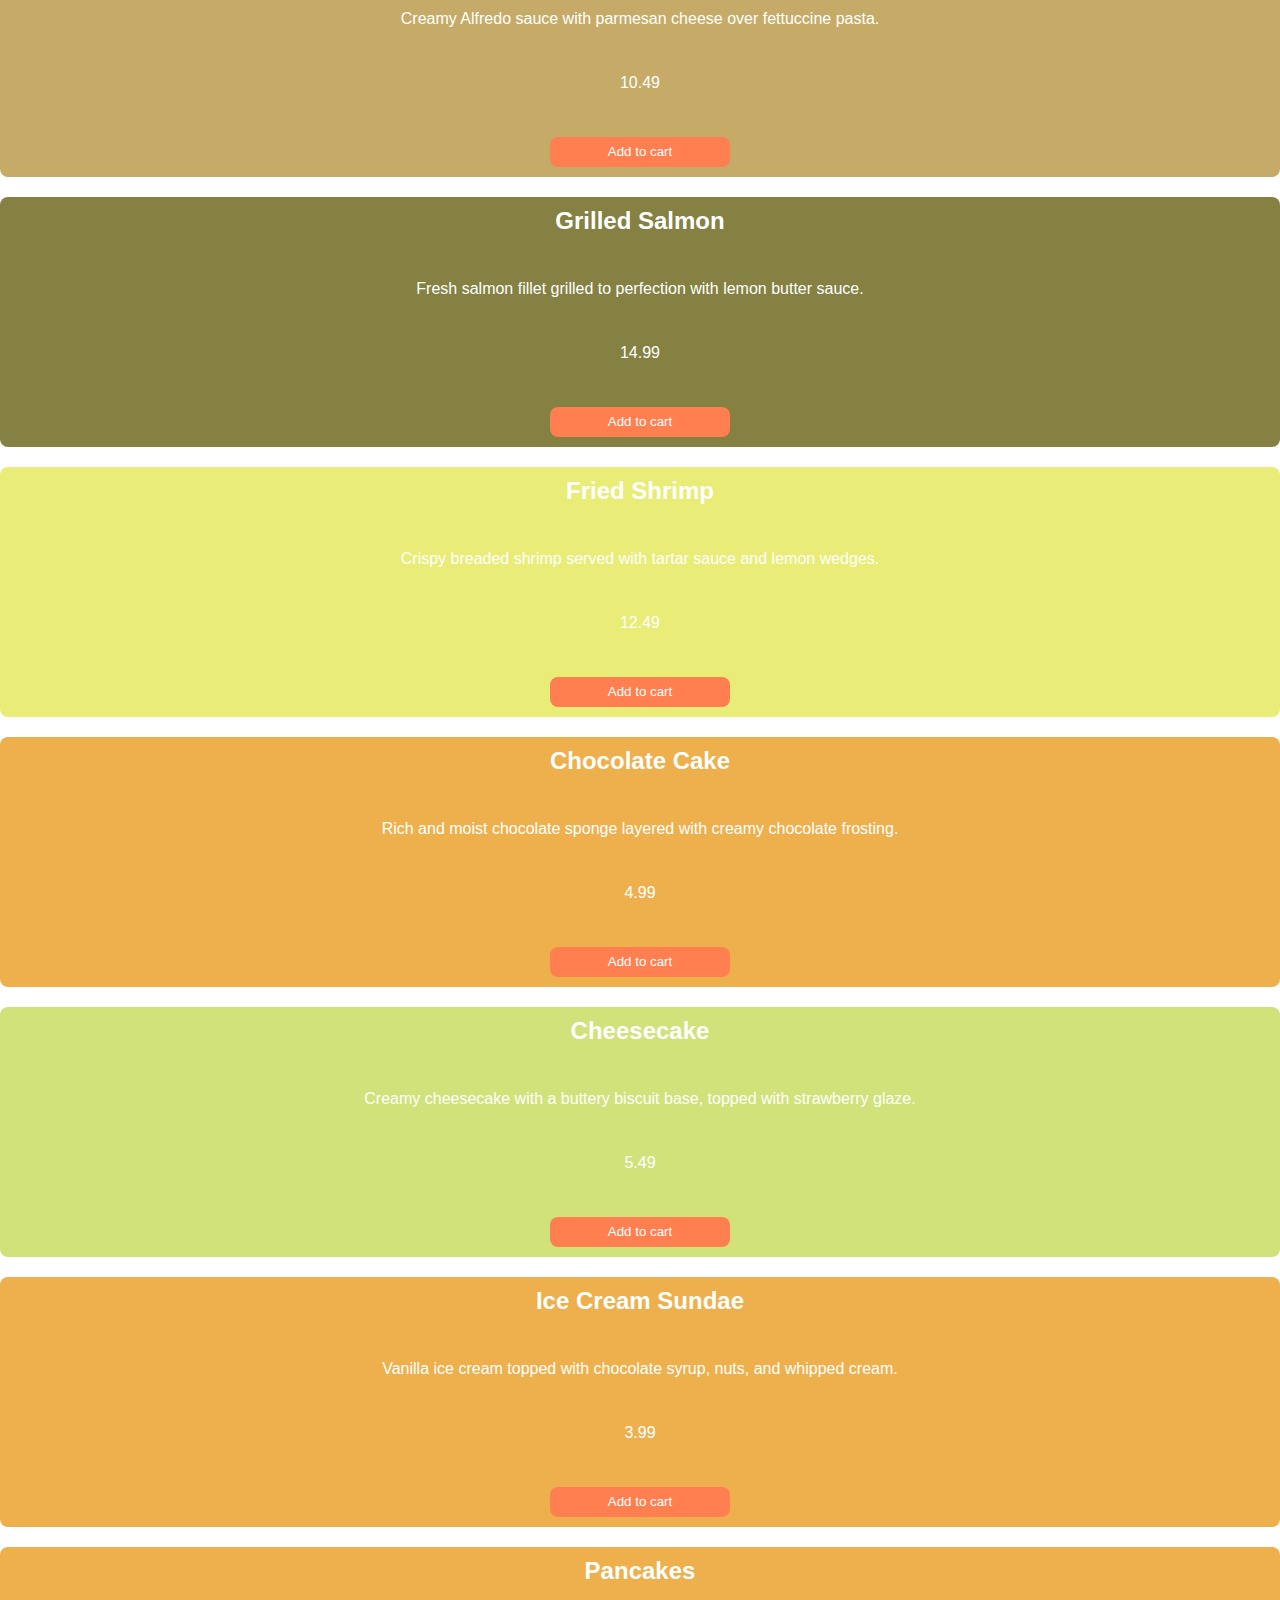
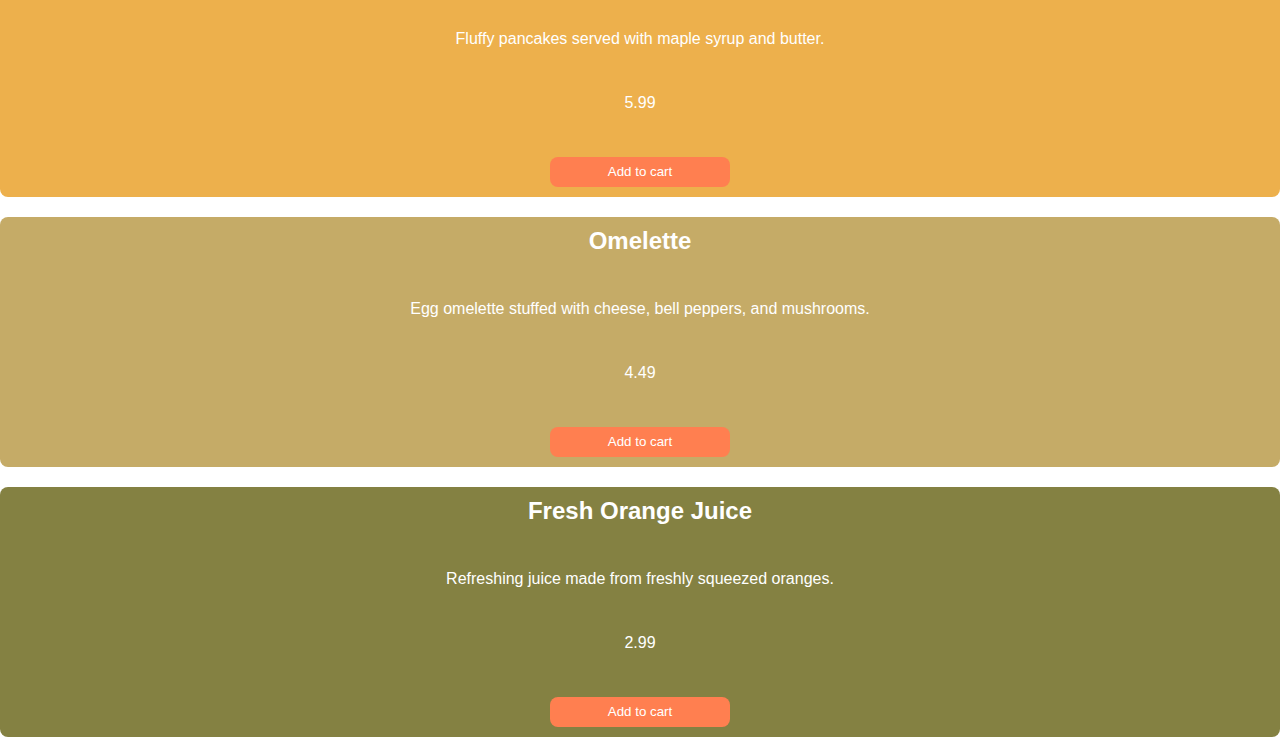
<file: mentors-august/menu.html>
<!DOCTYPE html>
<html lang="en">
<head>
    <meta charset="UTF-8">
    <meta name="viewport" content="width=device-width, initial-scale=1.0">
    <title>Document</title>
    <link rel="stylesheet" href="css/menu.css">
</head>
<body>
    <div id="burger">
        <img src="close_24dp_000000_FILL0_wght400_GRAD0_opsz24.png" width="30px" style="position: absolute; right: 0;" id="close">
        
        <a href="index.html"><button>Home</button><br><br></a>
        <a href="menu.html"><button>Menu</button><br><br></a>
        <a href="contact.html"><button>Contact us</button></a>
    </div>
    <header class="header">
        <img src="pngtree-chef-restaurant-logo-png-image_6136204.png" alt="" class="logo" id="burgermenu">
        <nav class="header-nav">
            <ul class="header-nav-ul">
                <a href="index.html"><li>Home</li></a>
                <a href="menu.html"><li>Menu</li></a>
                <a href="contact.html"><li>Contact us</li></a>
            </ul>
        </nav>
       <a href="cart.html"><img src="shopping_cart_24dp_000000_FILL0_wght400_GRAD0_opsz24.svg" id="shopcart"></a>
    </header>
    <main>
        <h1>Dishes</h1>
        <div id="dishes">
        </div>
    </main>
    <script src="js/menu.js"></script>
</body>
</html>
</file>
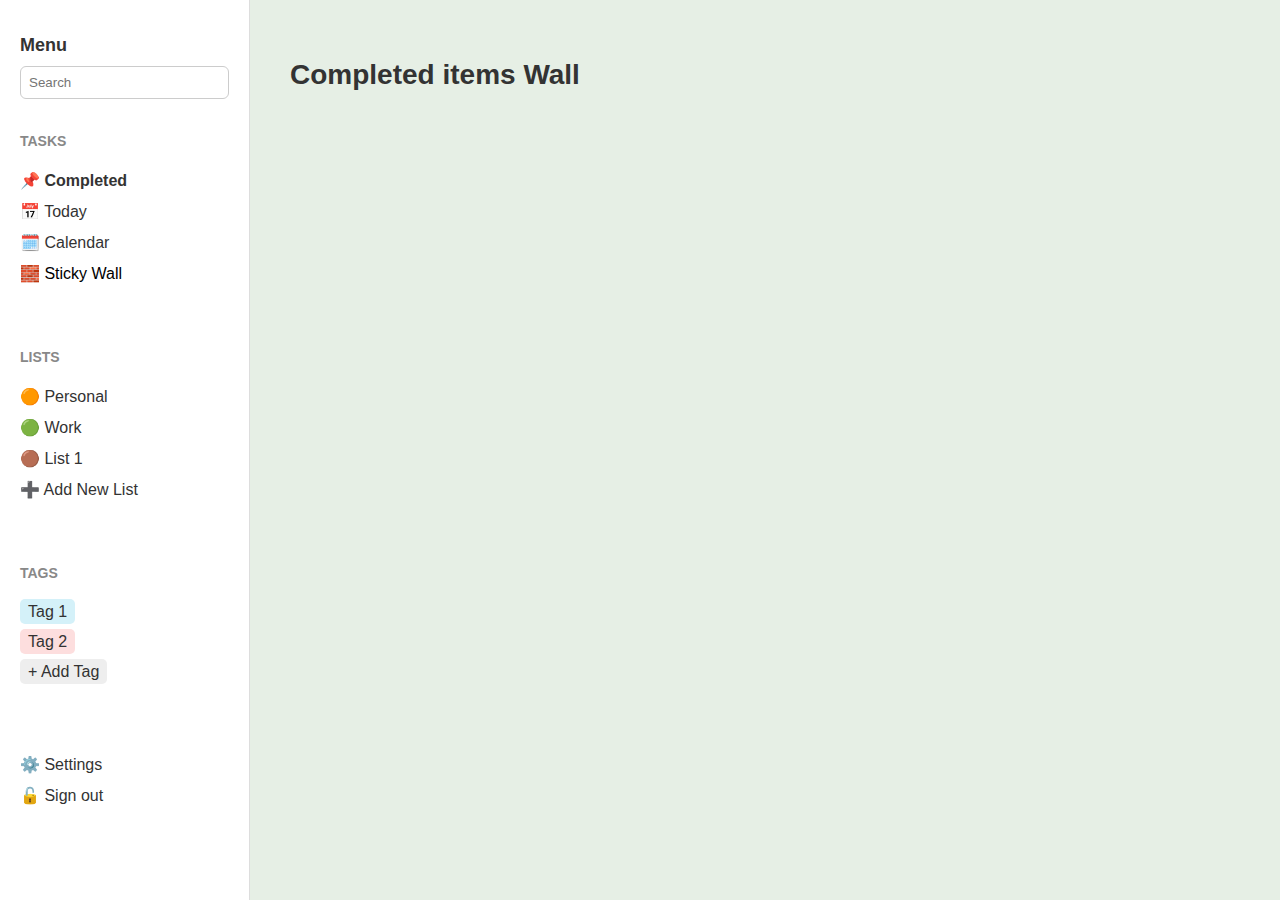
<file: პროჯ/hw1.1.html>
<!DOCTYPE html>
<html lang="en">
<head>
    <meta charset="UTF-8">
    <meta name="viewport" content="width=device-width, initial-scale=1.0">
    <title>completed</title>
    <link rel="stylesheet" href="hw1.1.css">
</head>
<body>
        <div class="sidebar">
        <h2>Menu</h2>
        <input type="search" placeholder="Search" />
        <div class="menu-section">
            <h3>TASKS</h3>
            <ul>
                <li><strong>📌 Completed</strong></li>
                <li>📅 Today</li>
                <li>🗓️ Calendar</li>
                <li><a href="hw1.html" style="text-decoration: none; color: #000;">🧱 Sticky Wall</a></li>
            </ul>
        </div>
        <div class="menu-section">
            <h3>LISTS</h3>
            <ul>
                <li>🟠 Personal</li>
                <li>🟢 Work</li>
                <li>🟤 List 1</li>
                <li>➕ Add New List</li>
            </ul>
        </div>
        <div class="menu-section">
            <h3>TAGS</h3>
            <ul>
                <li><span style="background:#d4f1f9; padding:4px 8px; border-radius:5px;">Tag 1</span></li>
                <li><span style="background:#fddede; padding:4px 8px; border-radius:5px;">Tag 2</span></li>
                <li><span style="background:#eee; padding:4px 8px; border-radius:5px;">+ Add Tag</span></li>
            </ul>
        </div>
        <div class="menu-section">
            <ul>
                <li>⚙️ Settings</li>
                <li>🔓 Sign out</li>
            </ul>
        </div>
    </div>
    <div class="main">
        <h1>Completed items Wall</h1>
        <div class="sticky-grid">
        </div>
    </div>
    <script src="hw1.1.js"></script>
</body>
</html>
</file>
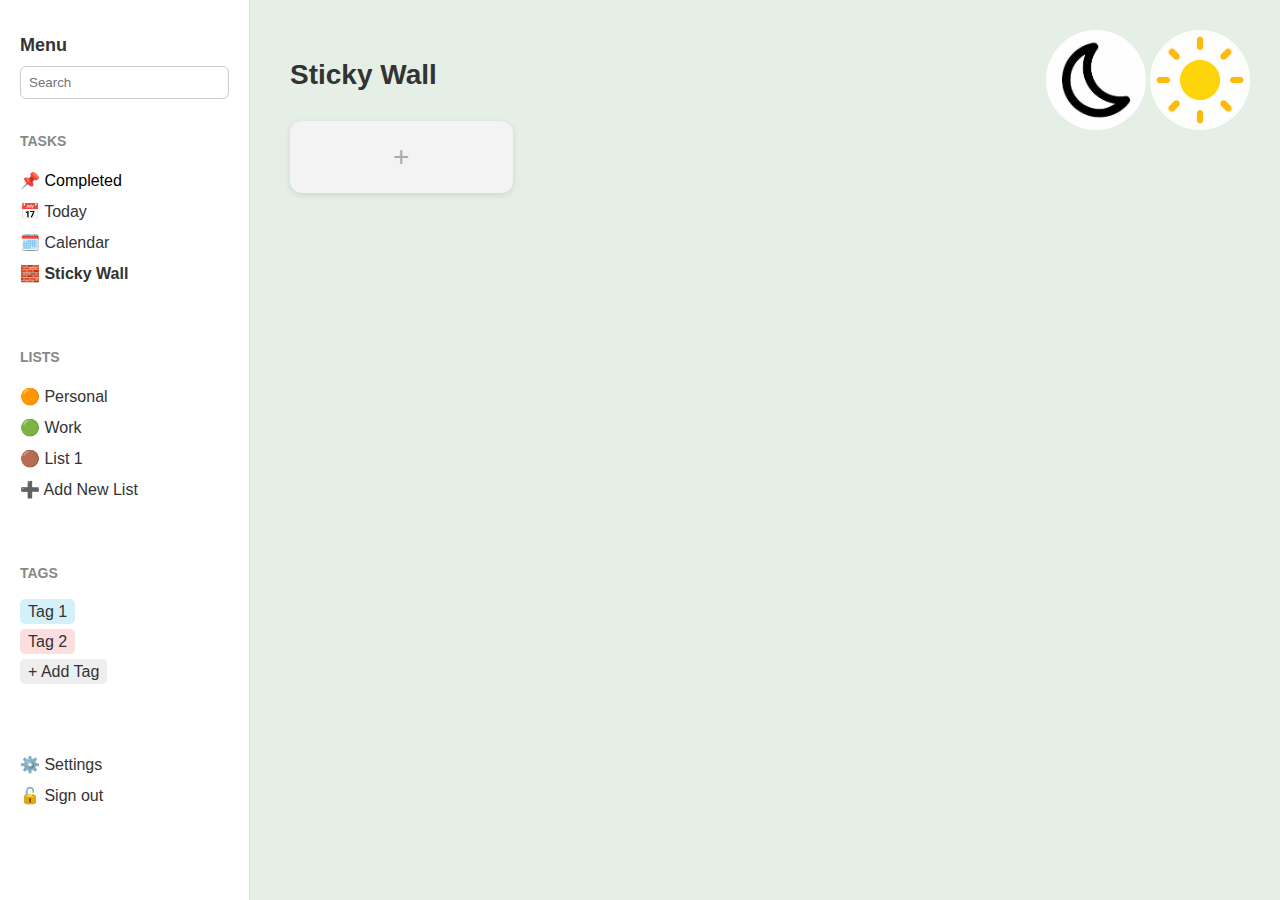
<file: პროჯ/hw1.html>
<!DOCTYPE html>
<html lang="en">
<head>
    <meta charset="UTF-8" />
    <meta name="viewport" content="width=device-width, initial-scale=1.0" />
    <title>Sticky Wall</title>
    <link rel="stylesheet" href="hw1.css">
</head>
<body>
    <div id="modes">
        <img src="moon.jpg" alt="" class="mode" id="moon">
        <img src="sun.png" alt="" class="mode" id="sun">
    </div>
    <div class="sidebar">
        <h2>Menu</h2>
        <input type="search" placeholder="Search" />
        <div class="menu-section">
            <h3>TASKS</h3>
            <ul>
                <li><a href="hw1.1.html" style="text-decoration: none; color: #000;">📌 Completed</a></li>
                <li>📅 Today</li>
                <li>🗓️ Calendar</li>
                <li><strong>🧱 Sticky Wall</strong></li>
            </ul>
        </div>
        <div class="menu-section">
            <h3>LISTS</h3>
            <ul>
                <li>🟠 Personal</li>
                <li>🟢 Work</li>
                <li>🟤 List 1</li>
                <li>➕ Add New List</li>
            </ul>
        </div>
        <div class="menu-section">
            <h3>TAGS</h3>
            <ul>
                <li><span style="background:#d4f1f9; padding:4px 8px; border-radius:5px;">Tag 1</span></li>
                <li><span style="background:#fddede; padding:4px 8px; border-radius:5px;">Tag 2</span></li>
                <li><span style="background:#eee; padding:4px 8px; border-radius:5px;">+ Add Tag</span></li>
            </ul>
        </div>
        <div class="menu-section">
            <ul>
                <li>⚙️ Settings</li>
                <li>🔓 Sign out</li>
            </ul>
        </div>
    </div>
    <div class="main">
        <h1>Sticky Wall</h1>
        <div class="sticky-grid">
            <div class="note gray" style="order: 1;">+</div>
        </div>
    </div>
    <form id="item-add">
        <img src="close.png" id="close">
        <h1>Add new item</h1>
        <label for="title">Title</label><br>
        <input type="text" placeholder="Title" id="title" name="title" required><br><br>
        <label for="sum">Summary</label><br>
        <textarea id="sum" style="max-width: 245px; max-height: 145px;" name="summary" required></textarea>
        <ul id="colors" name="color">
            <li class="yellow color-div" name="nigger"></li>
            <li class="blue color-div"></li>
            <li class="red color-div"></li>
            <li class="orange color-div"></li>
        </ul><br>
        <button type="submit" id="submit">Add item</button>
    </form>
    <div id="blur"></div>
    <div id="edit">
        <img src="close.png" style="position: absolute; right: 0; top: 0; cursor: pointer;" id="edit-close">
        <ul id="colors" name="color">
            <li class="yellow edit-color-div" name="nigger"></li>
            <li class="blue edit-color-div"></li>
            <li class="red edit-color-div"></li>
            <li class="orange edit-color-div"></li>
        </ul><br>
    </div>
    <script src="hw1.js"></script>
</body>
</html>
</file>
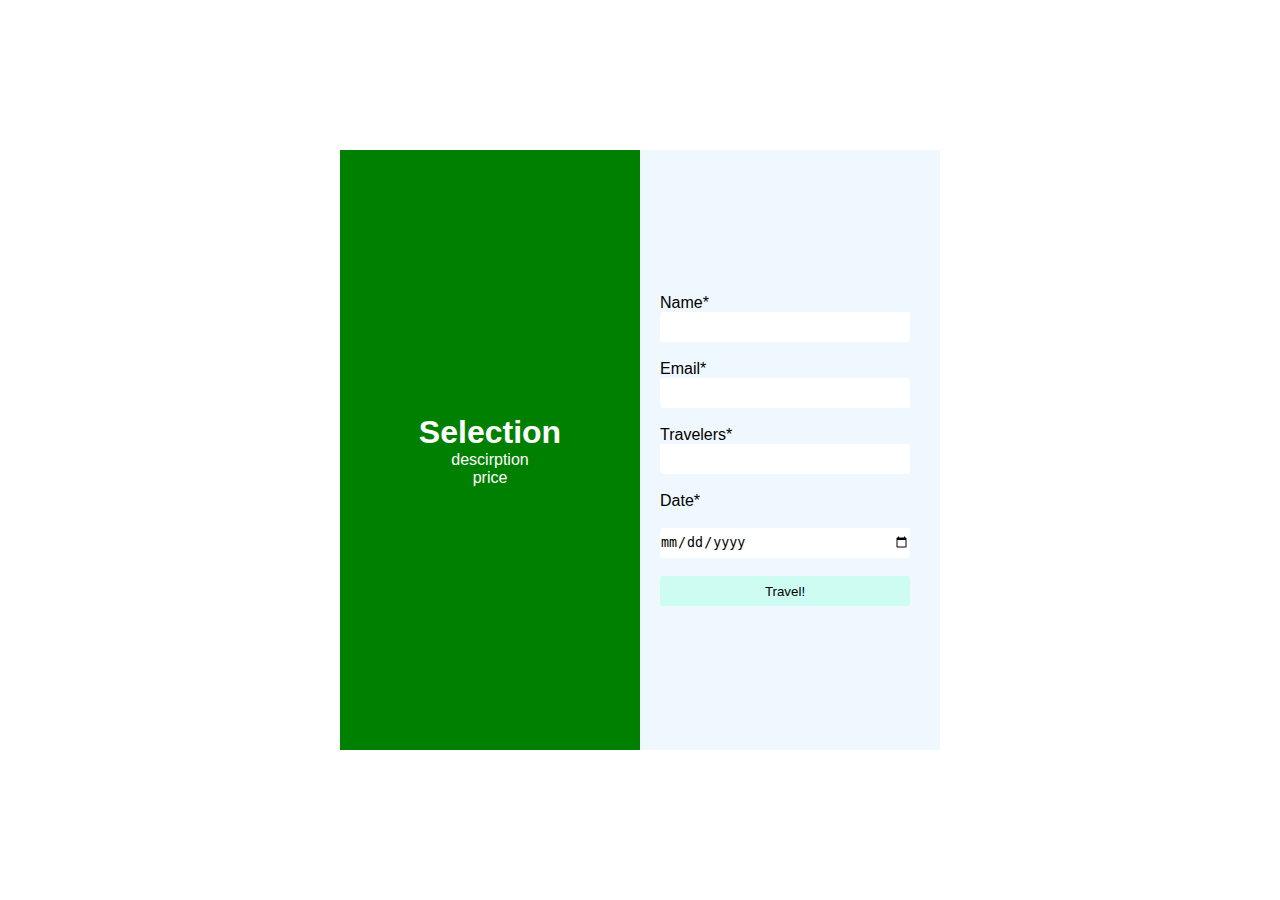
<file: mentor-july/html/booking_page.html>
<!DOCTYPE html>
<html lang="en">
<head>
    <meta charset="UTF-8">
    <meta name="viewport" content="width=device-width, initial-scale=1.0">
    <title>Document</title>
    <link rel="stylesheet" href="../css/booking_page.css">
</head>
<body>
    <div id="root">
        <div id="design">
            <h1 id="selection">Selection</h1>
            <p id="description">descirption</p>
            <p id="price">price</p>
        </div>
        <div id="form">
            <form id="format">
                <label for="name">Name<span>*</span></label>
                <input type="text" name="name" id="name"><br>
                <label for="email">Email<span>*</span></label>
                <input type="email" name="email" id="email"><br>
                <label for="number">Travelers*</label>
                <input type="text" name="number" id="number"><br>
                <label for="date">Date*</label><br>
                <input type="date" name="date" id="date"><br>
                <button type="submit">Travel!</button>
            </form>
        </div>
    </div>
    <script src="../js/booking_page.js"></script>
</body>
</html>
</file>
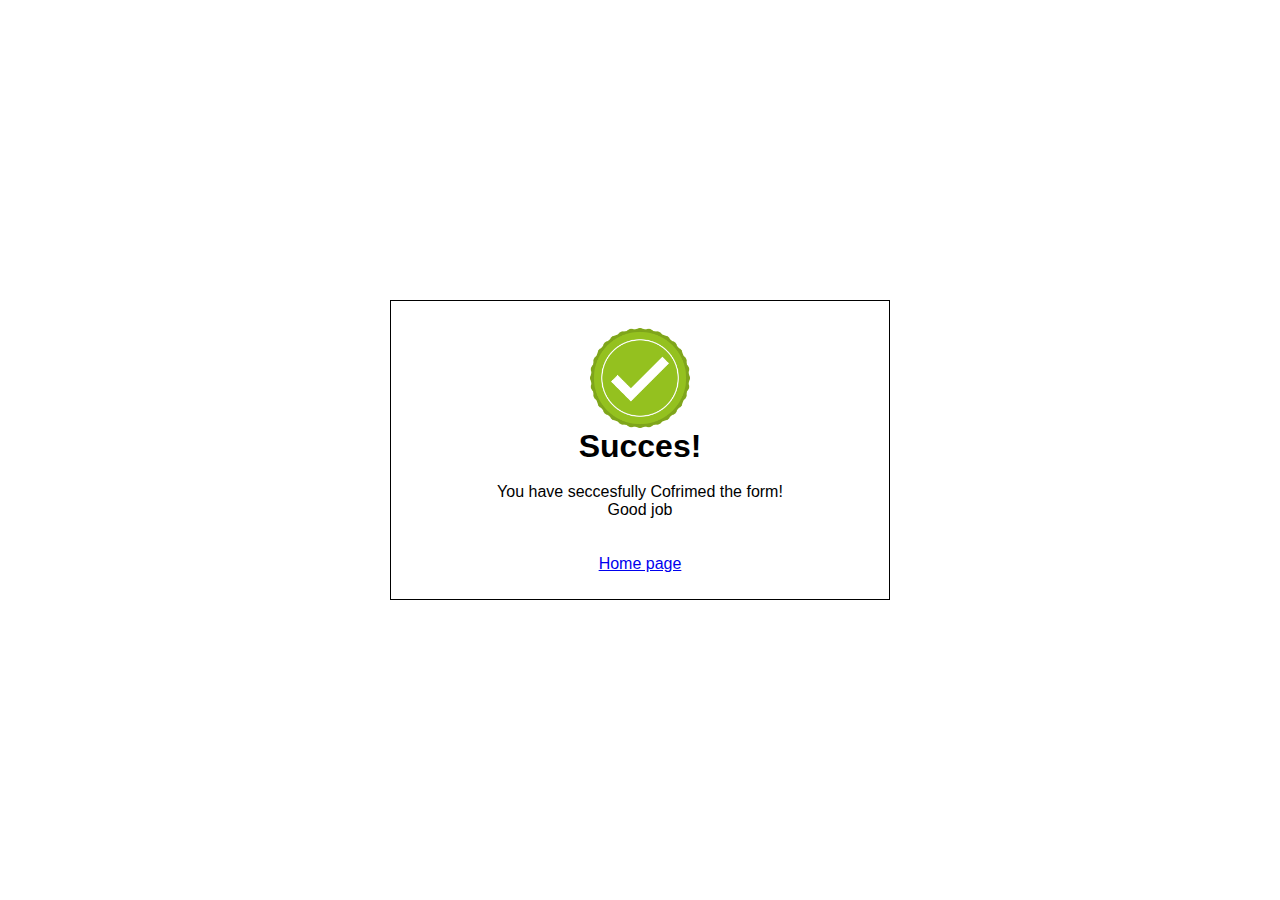
<file: mentor-july/html/confirmation_page.html>
<!DOCTYPE html>
<html lang="en">
<head>
    <meta charset="UTF-8">
    <meta name="viewport" content="width=device-width, initial-scale=1.0">
    <title>Document</title>
    <link rel="stylesheet" href="../css/confirmation.css">
</head>
<body>
    <div>
        <img src="../images/confrim.webp" alt="">
        <h1>Succes!</h1><br>
        <p>You have seccesfully Cofrimed the form! <br>
        Good job
        </p><br><br>
        <a href="../index.html">Home page</a>
    </div>
</body>
</html>
</file>
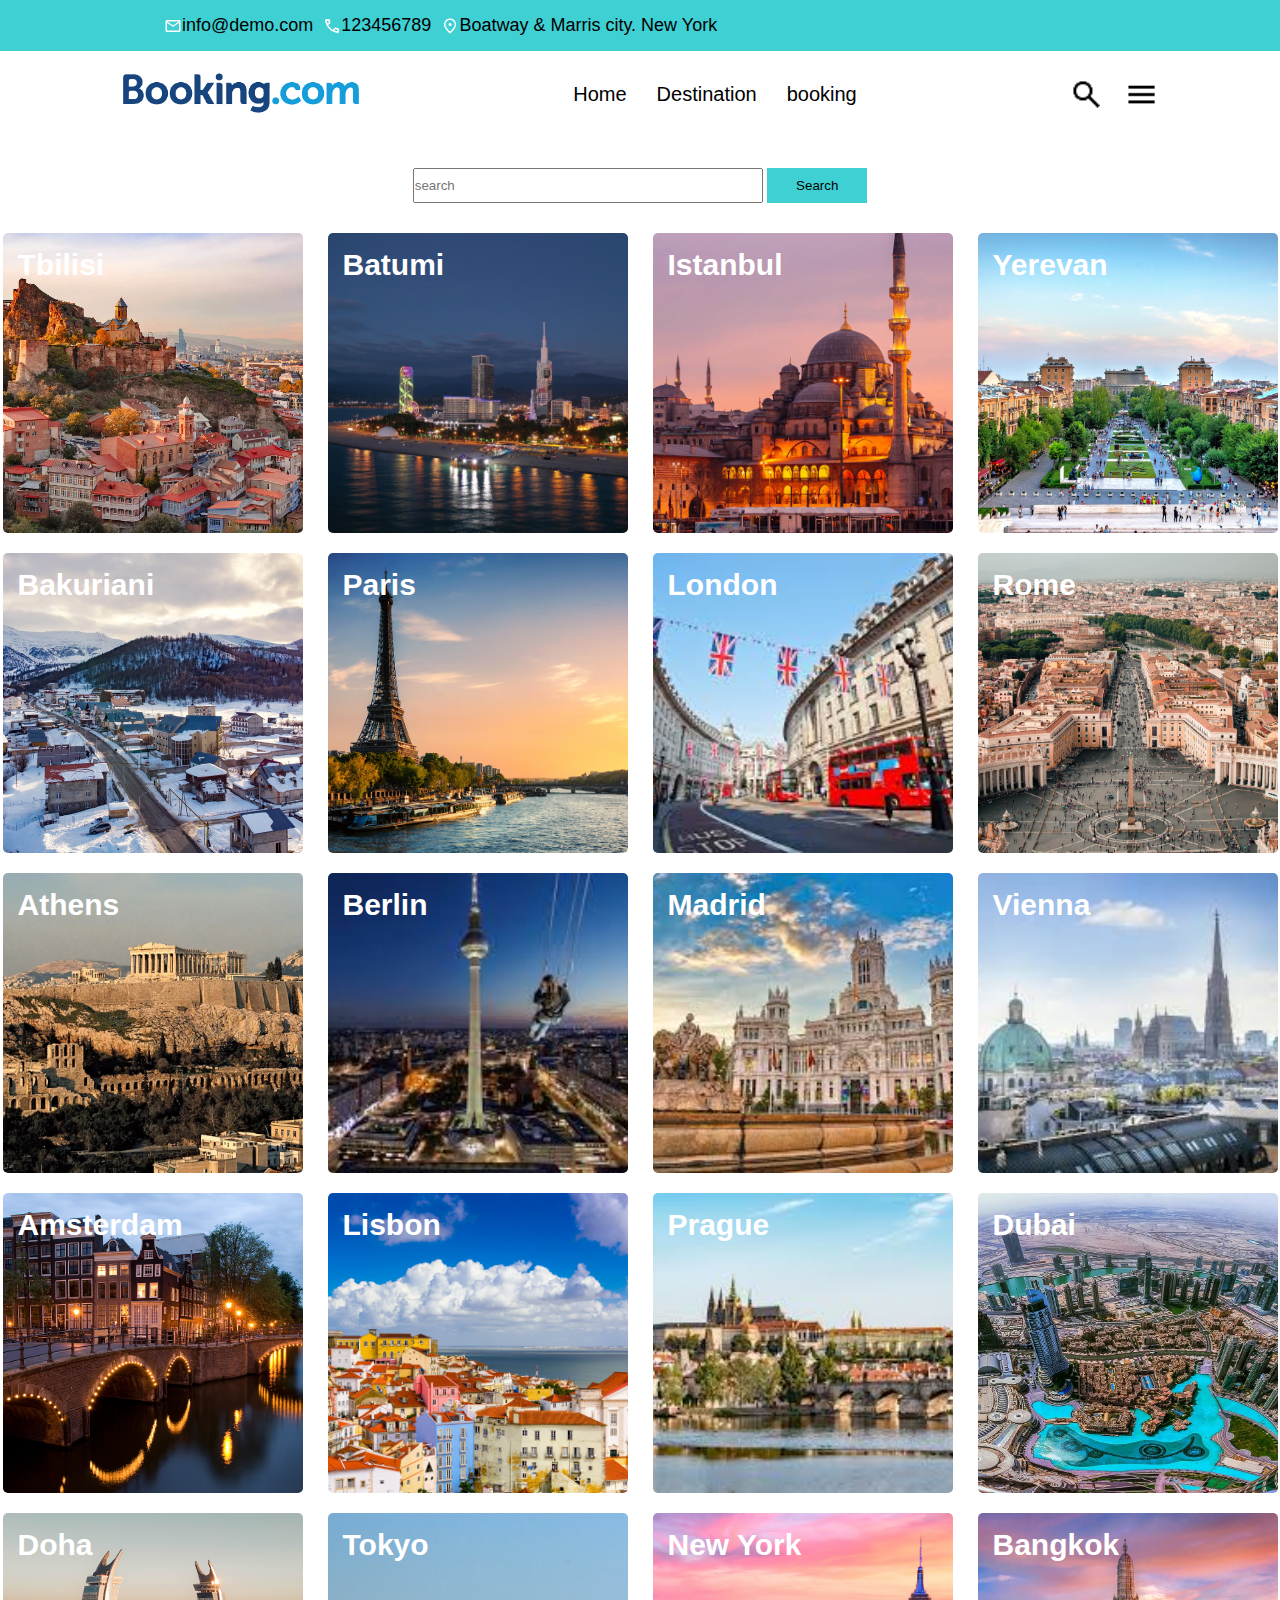
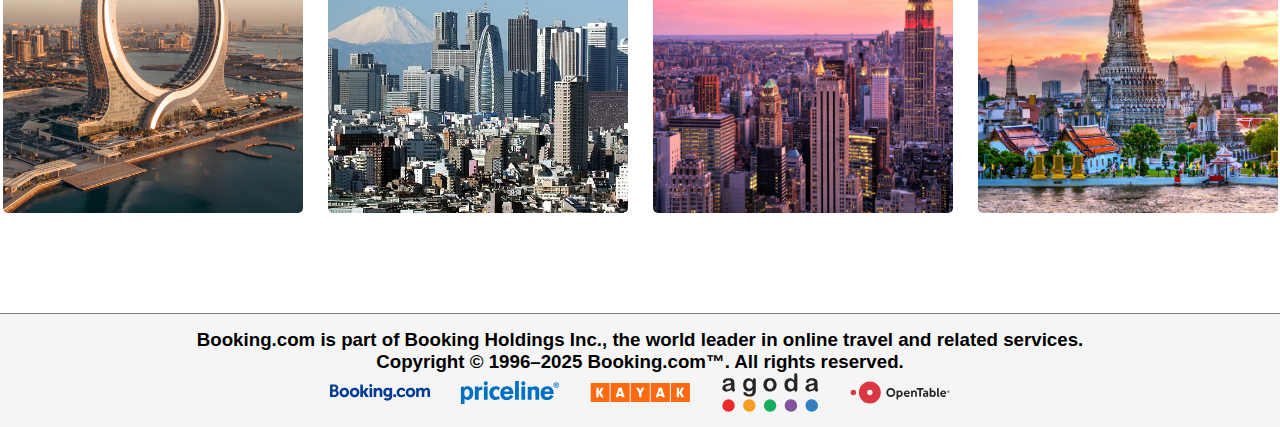
<file: mentor-july/html/destination_page.html>
<!DOCTYPE html>
<html lang="en">
<head>
    <meta charset="UTF-8">
    <meta name="viewport" content="width=device-width, initial-scale=1.0">
    <title>Document</title>
    <link rel="stylesheet" href="../css/destination_page.css">
</head>
<body>
    <header>
        <div class="header-part1">
            <ul class="header-part1-ul">
                <li><img src="../images/mail.png" alt="">info@demo.com</li>
                <li><img src="../images/phonenum.png" alt="">123456789</li>
                <li><img src="../images/location.png" alt="">Boatway & Marris city. New York</li>
            </ul>
            <div style="width: 1px; height: 1px;"></div>
        </div>
        <div class="header-part2">
            <div class="header-part2-logo-div">
                <img src="../images/logo.png" alt="" id="logo">
            </div>
            <div class="header-part2-navigation-div">
                <ul class="header-part2-navigation-div-ul">
                    <a href="../index.html"><li>Home</li></a>
                    <a href="destination_page.html"><li>Destination</li></a>
                    <a href="booking_page.html"><li>booking</li></a>
                </ul>
            </div>
            <div class="header-part2-search-and-burger-menu-div">
                <img src="../images/search.png" alt="" class="search img-cro">
                <img src="../images/menu.png" alt="" class="burger img-cro">
            </div>
        </div>
    </header>
    <main>
        <div id="form">
            <form id="searchForm">
                <input type="search" name="search" id="search" placeholder="search">
                <button type="submit">Search</button>
            </form>
        </div>
        <div class="main-trending-div-parent">
            <div class="main-trending-div-child"><p>Tbilisi</p></div>
            <div class="main-trending-div-child"><p>Batumi</p></div>
            <div class="main-trending-div-child"><p>Istanbul</p></div>
            <div class="main-trending-div-child"><p>Yerevan</p></div>
            <div class="main-trending-div-child"><p>Bakuriani</p></div>
            <div class="main-trending-div-child"><p>Paris</p></div>
            <div class="main-trending-div-child"><p>London</p></div>
            <div class="main-trending-div-child"><p>Rome</p></div>
            <div class="main-trending-div-child"><p>Athens</p></div>
            <div class="main-trending-div-child"><p>Berlin</p></div>
            <div class="main-trending-div-child"><p>Madrid</p></div>
            <div class="main-trending-div-child"><p>Vienna</p></div>
            <div class="main-trending-div-child"><p>Amsterdam</p></div>
            <div class="main-trending-div-child"><p>Lisbon</p></div>
            <div class="main-trending-div-child"><p>Prague</p></div>
            <div class="main-trending-div-child"><p>Dubai</p></div>
            <div class="main-trending-div-child"><p>Doha</p></div>
            <div class="main-trending-div-child"><p>Tokyo</p></div>
            <div class="main-trending-div-child"><p>New York</p></div>
            <div class="main-trending-div-child"><p>Bangkok</p></div>
        </div>
    </main>
    <footer>
        <div clas="footer-div">
            <h3 id="footer-div-h1">Booking.com is part of Booking Holdings Inc., the world leader in online travel and related services. <br>
            Copyright © 1996–2025 Booking.com™. All rights reserved.</h3>
            <div class="footer-div-images-parent">
                <svg xmlns="http://www.w3.org/2000/svg" fill="none" viewBox="0 0 180 30"><path fill="#003B95" d="M70.6 2.73999C70.602 2.19808 70.7646 1.66892 71.0673 1.21943C71.3701 0.769947 71.7993 0.420321 72.3007 0.214768C72.8021 0.00921437 73.3532 -0.0430342 73.8843 0.064629C74.4155 0.172292 74.9027 0.435032 75.2845 0.819622C75.6663 1.20421 75.9255 1.69338 76.0293 2.22527C76.133 2.75716 76.0768 3.30788 75.8676 3.80779C75.6584 4.3077 75.3056 4.73434 74.8539 5.03377C74.4022 5.3332 73.8719 5.49197 73.33 5.48999C72.9702 5.48868 72.6141 5.41651 72.2822 5.2776C71.9503 5.13869 71.649 4.93576 71.3955 4.6804C71.1419 4.42504 70.9412 4.12225 70.8047 3.78931C70.6683 3.45637 70.5987 3.09982 70.6 2.73999V2.73999ZM116.5 23.74C117.044 23.742 117.577 23.5824 118.031 23.2814C118.484 22.9804 118.838 22.5516 119.048 22.0493C119.257 21.547 119.313 20.9938 119.208 20.4597C119.103 19.9255 118.842 19.4346 118.458 19.049C118.074 18.6634 117.584 18.4005 117.05 18.2936C116.516 18.1867 115.963 18.2405 115.46 18.4484C114.957 18.6562 114.527 19.0087 114.224 19.4611C113.922 19.9136 113.76 20.4457 113.76 20.99C113.756 21.3528 113.824 21.7128 113.96 22.0493C114.096 22.3857 114.297 22.692 114.551 22.9504C114.806 23.2088 115.109 23.4143 115.444 23.5549C115.778 23.6956 116.137 23.7687 116.5 23.77V23.74ZM34.34 15.25C34.3539 16.9569 33.8606 18.6295 32.9228 20.0558C31.985 21.4821 30.6448 22.5979 29.0721 23.2616C27.4995 23.9254 25.7651 24.1072 24.089 23.7842C22.4128 23.4612 20.8703 22.6477 19.657 21.4471C18.4437 20.2464 17.6142 18.7125 17.2736 17.0398C16.933 15.3671 17.0967 13.631 17.744 12.0515C18.3912 10.472 19.4929 9.12017 20.9093 8.16745C22.3257 7.21474 23.993 6.70401 25.7 6.69999C26.8418 6.65398 27.9809 6.84396 29.046 7.25808C30.1111 7.67219 31.0793 8.30152 31.8902 9.10676C32.701 9.91199 33.3371 10.8758 33.7586 11.938C34.1801 13.0002 34.3781 14.1379 34.34 15.28V15.25ZM29.73 15.25C29.73 12.57 28.07 10.7 25.73 10.7C23.39 10.7 21.73 12.57 21.73 15.25C21.73 17.93 23.37 19.8 25.73 19.8C28.09 19.8 29.73 17.97 29.73 15.28V15.25ZM65.3 15.68C65.1321 15.3416 64.9128 15.0313 64.65 14.76L64.5 14.6L64.66 14.45C64.9116 14.1778 65.1423 13.887 65.35 13.58L69.74 7.02999H64.41L61.1 12.16C60.9586 12.3142 60.782 12.4321 60.5852 12.5034C60.3885 12.5748 60.1774 12.5977 59.97 12.57H59.22V2.90999C59.22 0.979993 58.01 0.709993 56.71 0.709993H54.48V23.58H59.21V16.72H59.65C60.19 16.72 60.56 16.78 60.73 17.08L63.35 21.97C63.5773 22.5089 63.9785 22.9563 64.4895 23.2408C65.0006 23.5253 65.5922 23.6306 66.17 23.54H69.8L67.09 19.07L65.3 15.68ZM88.3 6.67999C87.4047 6.66014 86.5151 6.82782 85.6884 7.17226C84.8618 7.5167 84.1163 8.03028 83.5 8.67999L83.21 8.96999L83.11 8.56999C82.9561 8.07803 82.6321 7.65692 82.196 7.38207C81.7599 7.10723 81.2402 6.9966 80.73 7.06999H78.6V23.57H83.32V15.97C83.305 15.2919 83.403 14.6159 83.61 13.97C83.8279 13.1302 84.3223 12.3883 85.0136 11.8639C85.7048 11.3396 86.5525 11.0634 87.42 11.08C88.88 11.08 89.42 11.85 89.42 13.86V21.05C89.365 21.3921 89.3919 21.7424 89.4986 22.072C89.6053 22.4017 89.7886 22.7013 90.0336 22.9463C90.2787 23.1914 90.5783 23.3747 90.908 23.4814C91.2376 23.5881 91.5879 23.615 91.93 23.56H94.15V13.07C94.15 8.89999 92.12 6.68999 88.27 6.68999L88.3 6.67999ZM73.42 7.04999H71.2V23.58H75.9V9.57999C75.9545 9.23754 75.9274 8.88705 75.8207 8.55711C75.714 8.22717 75.5308 7.92712 75.2861 7.68143C75.0414 7.43574 74.7421 7.25138 74.4126 7.14339C74.083 7.03539 73.7327 7.00681 73.39 7.05999L73.42 7.04999ZM52.8 15.28C52.8158 16.9897 52.3235 18.6657 51.3853 20.0951C50.4472 21.5246 49.1055 22.6431 47.5307 23.3089C45.9558 23.9747 44.2186 24.1576 42.5396 23.8345C40.8606 23.5114 39.3154 22.6969 38.1001 21.4942C36.8847 20.2915 36.054 18.7549 35.7134 17.0794C35.3727 15.4038 35.5375 13.6649 36.1867 12.0831C36.8359 10.5013 37.9404 9.14808 39.36 8.19502C40.7795 7.24195 42.4502 6.73205 44.16 6.72999C45.2992 6.68421 46.4357 6.87336 47.4987 7.28565C48.5617 7.69795 49.5285 8.32457 50.3389 9.12655C51.1493 9.92853 51.786 10.8887 52.2094 11.9473C52.6328 13.0059 52.8338 14.1403 52.8 15.28V15.28ZM48.19 15.28C48.19 12.6 46.53 10.73 44.19 10.73C41.85 10.73 40.19 12.6 40.19 15.28C40.19 17.96 41.83 19.83 44.19 19.83C46.55 19.83 48.19 17.97 48.19 15.28V15.28ZM153.53 15.28C153.544 16.9869 153.051 18.6595 152.113 20.0858C151.175 21.5121 149.835 22.6279 148.262 23.2916C146.689 23.9554 144.955 24.1372 143.279 23.8142C141.603 23.4912 140.06 22.6777 138.847 21.4771C137.634 20.2764 136.804 18.7425 136.464 17.0698C136.123 15.3971 136.287 13.661 136.934 12.0815C137.581 10.502 138.683 9.15017 140.099 8.19745C141.516 7.24474 143.183 6.73401 144.89 6.72999C146.029 6.68421 147.166 6.87336 148.229 7.28565C149.292 7.69795 150.258 8.32457 151.069 9.12655C151.879 9.92853 152.516 10.8887 152.939 11.9473C153.363 13.0059 153.564 14.1403 153.53 15.28V15.28ZM148.92 15.28C148.92 12.6 147.26 10.73 144.92 10.73C142.58 10.73 140.92 12.6 140.92 15.28C140.92 17.96 142.56 19.83 144.92 19.83C147.28 19.83 148.92 17.97 148.92 15.28V15.28ZM111.92 7.01999V22.17C111.92 27.94 107.25 30 103.25 30C101.25 29.9851 99.2804 29.5022 97.5 28.59L97.17 28.42L98.08 26.14C98.1174 25.9257 98.2045 25.7232 98.3343 25.5487C98.4642 25.3743 98.6332 25.2327 98.8277 25.1354C99.0223 25.0382 99.2369 24.9879 99.4544 24.9887C99.6719 24.9895 99.8862 25.0413 100.08 25.14C101.092 25.5155 102.161 25.715 103.24 25.73C105.82 25.73 107.24 24.51 107.24 22.3V21.84L106.88 22.12C105.825 22.8661 104.551 23.2391 103.26 23.18C98.88 23.18 95.81 19.74 95.81 14.83C95.81 9.91999 98.81 6.59999 103.17 6.59999C104.741 6.53072 106.283 7.04344 107.5 8.03999L107.72 8.22999L107.84 7.97999C108.031 7.64497 108.315 7.37233 108.657 7.19491C109 7.01749 109.386 6.94285 109.77 6.97999L111.92 7.01999ZM107.32 14.91C107.32 11.23 105.32 10.81 103.83 10.81C100.83 10.81 100.6 13.81 100.6 14.81C100.6 16.91 101.52 19.16 104.08 19.16C105.54 19.11 107.3 18.38 107.3 14.91H107.32ZM15.77 16.84C15.77 20.84 12.67 23.5 7.88 23.5H0V3.09999C0.00471433 2.48223 0.247466 1.89007 0.677736 1.44677C1.10801 1.00346 1.69265 0.743142 2.31 0.719993H7.79C12.09 0.719993 14.88 3.03999 14.88 6.63999C14.9049 7.45565 14.7493 8.26672 14.4243 9.01525C14.0993 9.76377 13.6129 10.4313 13 10.97L12.4 11.49L13.09 11.87C13.9391 12.3844 14.6353 13.1164 15.1065 13.9902C15.5776 14.864 15.8067 15.8479 15.77 16.84V16.84ZM4.38 9.96999H7.82C8.18097 9.9814 8.54025 9.91599 8.87405 9.77811C9.20784 9.64023 9.50854 9.43302 9.75624 9.17019C10.0039 8.90737 10.193 8.59493 10.3109 8.25355C10.4287 7.91218 10.4728 7.54966 10.44 7.18999C10.4737 6.82919 10.4276 6.46538 10.305 6.12438C10.1824 5.78338 9.98629 5.47353 9.73052 5.21681C9.47476 4.9601 9.16565 4.7628 8.8251 4.63892C8.48456 4.51504 8.12093 4.46761 7.76 4.49999H5.76C4.76 4.55999 4.34 5.05999 4.34 6.11999L4.38 9.96999ZM11.27 16.57C11.3013 16.1584 11.2434 15.7449 11.1004 15.3577C10.9573 14.9705 10.7324 14.6187 10.441 14.3263C10.1495 14.034 9.79849 13.8079 9.41176 13.6636C9.02502 13.5192 8.6117 13.46 8.2 13.49H5.59C4.76 13.61 4.38 14.12 4.38 15.1V19.68H8.2C8.61895 19.7149 9.04044 19.6568 9.43426 19.5096C9.82808 19.3625 10.1845 19.1301 10.4779 18.829C10.7713 18.528 10.9945 18.1657 11.1314 17.7682C11.2684 17.3708 11.3157 16.9479 11.27 16.53V16.57ZM174.53 6.77999C173.558 6.78366 172.6 7.00575 171.726 7.42984C170.852 7.85393 170.084 8.46915 169.48 9.22999L169.14 9.66999L168.87 9.17999C168.437 8.395 167.787 7.75128 166.998 7.3257C166.209 6.90012 165.314 6.71067 164.42 6.77999C163.6 6.79964 162.792 6.98725 162.048 7.33125C161.303 7.67525 160.637 8.16832 160.09 8.77999L159.65 9.25999L159.48 8.62999C159.323 8.16152 159.008 7.76282 158.587 7.50334C158.167 7.24386 157.669 7.14005 157.18 7.20999H155.18V23.57H159.64V16.31C159.646 15.6629 159.727 15.0187 159.88 14.39C160.31 12.63 161.49 10.74 163.47 10.93C164.69 11.05 165.29 11.99 165.29 13.82V23.57H169.81V16.31C169.791 15.6345 169.875 14.9601 170.06 14.31C170.42 12.64 171.65 10.92 173.56 10.92C174.94 10.92 175.46 11.7 175.46 13.81V21.17C175.46 22.83 176.19 23.57 177.85 23.57H180V13.07C180 8.86999 178.15 6.73999 174.53 6.73999V6.77999ZM133.69 17.86C132.51 19.095 130.913 19.8471 129.21 19.97C128.593 20.0073 127.974 19.914 127.395 19.6962C126.816 19.4784 126.29 19.141 125.85 18.706C125.41 18.271 125.067 17.7482 124.843 17.1716C124.619 16.5951 124.519 15.9778 124.55 15.36C124.498 14.7504 124.575 14.1365 124.776 13.5588C124.978 12.981 125.299 12.4524 125.719 12.0076C126.14 11.5629 126.649 11.212 127.215 10.978C127.78 10.744 128.388 10.6322 129 10.65C129.84 10.65 130.8 10.95 130.95 11.46V11.55C131.048 11.8986 131.258 12.2056 131.547 12.424C131.835 12.6425 132.188 12.7605 132.55 12.76H135V10.61C135 7.76999 131.39 6.73999 129 6.73999C123.81 6.73999 120 10.37 120 15.35C120 20.33 123.73 23.97 128.86 23.97C130.178 23.9562 131.479 23.6722 132.683 23.1355C133.887 22.5989 134.969 21.821 135.86 20.85L134 17.58L133.69 17.86Z"></path></svg>
                <svg xmlns="http://www.w3.org/2000/svg" fill="none" viewBox="0 0 69 16"><g fill="#0071C2" clip-path="url(#amsc83whmcx1y4n8a)"><path d="M61.944 7.25c-.056-.369-.113-.878-.48-1.275-.312-.34-.822-.51-1.275-.51a1.79 1.79 0 0 0-1.331.595c-.368.397-.453.821-.538 1.19h3.624Zm2.606 3.341c-.312.453-.623.906-1.076 1.331-.765.736-1.926 1.274-3.342 1.274-2.633 0-4.503-1.699-4.503-4.644 0-2.18 1.048-4.956 4.56-4.956.538 0 2.067.057 3.2 1.303 1.16 1.246 1.217 3.002 1.246 4.021H58.29c-.028 1.133.623 2.238 2.011 2.238 1.444 0 1.926-.935 2.237-1.586l2.01 1.02ZM49.4 4.701c.254-.283.424-.482.877-.708.397-.17.991-.312 1.614-.312.538 0 1.133.114 1.586.369.935.51 1.161 1.302 1.161 2.69v6.145h-2.605v-5.07c0-.82-.028-1.104-.113-1.33-.199-.481-.652-.68-1.161-.68-1.388 0-1.388 1.133-1.388 2.237v4.843h-2.634V3.908h2.634l.028.793Zm-4.305-3.087c0 .793-.623 1.416-1.416 1.416a1.439 1.439 0 0 1-1.416-1.416c0-.793.623-1.416 1.416-1.416a1.42 1.42 0 0 1 1.416 1.416ZM42.376 3.88h2.577v9.005h-2.577V3.88Zm-1.755 9.005h-2.634V0h2.634v12.885ZM34.136 7.25c-.057-.369-.114-.878-.51-1.275-.312-.34-.821-.51-1.274-.51a1.79 1.79 0 0 0-1.331.595c-.369.397-.454.821-.538 1.19h3.653Zm2.633 3.341c-.311.453-.623.906-1.076 1.331-.764.736-1.925 1.274-3.37 1.274-2.633 0-4.502-1.699-4.502-4.644 0-2.18 1.047-4.956 4.559-4.956.538 0 2.067.057 3.2 1.303 1.16 1.246 1.218 3.002 1.274 4.021h-6.371c-.029 1.133.623 2.238 2.039 2.238 1.444 0 1.925-.935 2.265-1.586l1.982 1.02Zm-10.251-.453c0-.028-.057-.028-.057 0-.056.085-.113.198-.198.283-.538.623-1.19.623-1.33.623-1.389 0-1.983-1.5-1.983-2.69 0-1.076.481-2.719 1.897-2.719.397 0 .736.142.991.312.368.255.538.51.68.793.028.028.057.028.057.028.198-.736.566-1.444 1.132-2.01-1.02-.963-2.209-1.133-2.973-1.133-2.974 0-4.475 2.209-4.475 4.814 0 3.681 2.72 4.7 4.418 4.7.991 0 1.87-.339 2.549-.82.142-.114.283-.227.396-.34a3.67 3.67 0 0 1-1.104-1.84Zm-7.306-8.524c0 .793-.623 1.416-1.416 1.416a1.439 1.439 0 0 1-1.416-1.416c0-.793.623-1.416 1.416-1.416a1.42 1.42 0 0 1 1.416 1.416ZM16.493 3.88h2.577v9.005h-2.577V3.88Zm-3.681.934c.566-.51 1.217-.906 2.577-1.02v2.351l-.878.142c-1.246.226-1.643.425-1.643 1.557v5.07h-2.633V3.88h2.548v.934h.029Zm-7.93.736c-.48 0-.962.199-1.359.737-.368.51-.538 1.274-.538 2.124 0 1.132.283 1.84.623 2.209.312.34.736.51 1.161.51 1.275 0 1.841-1.388 1.841-2.804 0-1.19-.312-2.436-1.388-2.719-.113-.028-.226-.057-.34-.057Zm-2.095-.792c.085-.114.17-.199.255-.284.453-.424 1.246-.793 2.237-.793 2.18 0 3.88 1.671 3.88 4.673 0 1.84-.793 4.7-3.852 4.7-.99 0-1.5-.339-2.209-.764V16H.465V3.908h2.322v.85ZM66.475.963c.369 0 .68.085.992.255.311.17.538.425.708.708.17.311.254.623.254.963 0 .34-.085.68-.254.962-.17.312-.397.538-.708.708-.312.17-.623.255-.992.255-.368 0-.68-.085-.99-.255a1.887 1.887 0 0 1-.709-.708 1.96 1.96 0 0 1-.254-.962c0-.34.084-.68.254-.963.17-.312.397-.538.708-.708.312-.17.623-.255.992-.255Zm0 3.426c.284 0 .538-.056.765-.198a1.63 1.63 0 0 0 .538-.538c.142-.226.198-.481.198-.736s-.056-.51-.198-.736a1.63 1.63 0 0 0-.538-.538 1.372 1.372 0 0 0-.736-.199c-.283 0-.538.057-.765.199a1.629 1.629 0 0 0-.538.538 1.372 1.372 0 0 0-.198.736c0 .255.056.51.198.736.142.227.312.397.538.538.198.142.453.198.736.198Zm.822-1.812a.783.783 0 0 1-.085.368c-.057.113-.142.17-.255.227l.396.594h-.538l-.283-.51h-.34v.51h-.481V1.954h.793c.255 0 .425.057.566.17.17.085.227.255.227.453Zm-1.105.312h.34c.113 0 .17-.029.227-.085.056-.057.085-.114.085-.227a.322.322 0 0 0-.085-.227.322.322 0 0 0-.227-.084h-.34v.623Z"></path></g><defs><clipPath id="amsc83whmcx1y4n8a"><path fill="#fff" d="M0 0h67.965v16H0z" transform="translate(.465)"></path></clipPath></defs></svg>
                <svg xmlns="http://www.w3.org/2000/svg" fill="none" viewBox="0 0 84 16"><g clip-path="url(#amsc83whmcx1y4n2a)"><path fill="#FF690F" d="M.43 0h16v16h-16V0Z"></path><path fill="#fff" d="M5.362 4.004h1.945v8H5.362v-8Z"></path><path fill="#fff" d="M11.497 11.997H9.352L7.14 8.001l2.212-3.997h2.145L9.272 8l2.225 3.996Z"></path><path fill="#FF690F" d="M17.319 0h16v16h-16V0Z"></path><path fill="#fff" d="m23.869 10.847-.348 1.163H21.45l2.633-8.02h2.473l2.614 8.02h-2.12l-.347-1.15-2.833-.013Zm1.416-4.558-.935 2.988h1.871l-.936-2.988Z"></path><path fill="#FF690F" d="M34.201 0h16v16h-16V0Z"></path><path fill="#fff" d="M43.203 12.01h-1.958V8.475L38.618 3.99h2.313l1.296 2.46 1.277-2.46h2.279l-2.58 4.485v3.535Z"></path><path fill="#FF690F" d="M51.09 0h16v16h-16V0Z"></path><path fill="#fff" d="m57.64 10.847-.348 1.163H55.22l2.633-8.02h2.473l2.613 8.02h-2.118l-.348-1.15-2.834-.013Zm1.416-4.558-.935 2.988h1.87l-.935-2.988Z"></path><path fill="#FF690F" d="M67.972 0h16v16h-16V0Z"></path><path fill="#fff" d="M72.904 4.004h1.945v8h-1.945v-8Z"></path><path fill="#fff" d="M79.04 11.997h-2.146l-2.212-3.996 2.212-3.997h2.146L76.814 8l2.226 3.996Z"></path></g><defs><clipPath id="amsc83whmcx1y4n2a"><path fill="#fff" d="M0 0h83.542v16H0z" transform="translate(.43)"></path></clipPath></defs></svg>
                <svg xmlns="http://www.w3.org/2000/svg" fill="none" viewBox="0 0 51 20"><g clip-path="url(#amsc83whmcx1y4mza)"><path fill="#262626" d="M13.397 5.98c-.067.531.133 1.063.465 1.528.266.332.73.532 1.13.532.265 0 .531-.067.797-.2s.465-.398.598-.664c.133-.332.266-.731.2-1.063.066-.598-.134-1.13-.466-1.595-.266-.399-.73-.598-1.196-.598-.465 0-.864.2-1.13.532-.265.398-.465.996-.398 1.528Zm4.85-2.06v4.85c0 .466-.066.997-.199 1.462-.133.399-.332.731-.598.997-.266.266-.665.465-.997.598-.465.066-.996.133-1.528.133s-1.063-.067-1.528-.266a3.369 3.369 0 0 1-1.063-.598c-.2-.2-.332-.465-.399-.797 0-.2.066-.399.2-.465a.754.754 0 0 1 .53-.2c.267 0 .466.133.665.333l.266.332c.067.133.2.2.332.332l.399.2c.2.066.399.066.532.066.332 0 .664-.067.996-.2.2-.132.399-.265.532-.531.066-.2.133-.465.2-.665 0-.265 0-.664.066-1.196-.266.333-.532.598-.93.798-.4.2-.798.266-1.197.266-.531 0-.996-.133-1.461-.466-.4-.332-.731-.73-.93-1.196-.266-.531-.333-1.196-.333-1.794 0-.465.067-.93.2-1.329.132-.398.332-.73.598-.996.265-.266.531-.465.863-.598.266-.266.598-.332.997-.332s.864.066 1.262.265c.4.2.731.532.997.864v-.2c0-.265.066-.464.2-.664.066-.199.265-.265.531-.265.266-.067.532.066.664.332.067.266.133.531.133.93ZM27.218 6.046c.067-.598-.133-1.13-.465-1.595-.266-.398-.73-.598-1.196-.598-.332 0-.598.067-.864.266-.266.2-.465.465-.598.731-.265.73-.265 1.528 0 2.326.133.332.332.598.598.73.266.2.532.266.864.266.465 0 .93-.2 1.196-.598.332-.398.532-.93.465-1.528Zm1.661 0c0 .465-.066.93-.266 1.395a2.892 2.892 0 0 1-.664 1.063c-.266.333-.664.532-1.063.665-.465.2-.93.266-1.395.266a3.47 3.47 0 0 1-1.396-.266c-.797-.332-1.461-.997-1.727-1.794-.332-.864-.332-1.86 0-2.79.133-.4.398-.798.664-1.064.266-.332.665-.532 1.063-.664a3.848 3.848 0 0 1 2.725 0c.398.132.73.398 1.063.73.265.333.531.665.664 1.064.266.465.332.93.332 1.395ZM34.593 6.046c0 .4.067.798.2 1.13.133.266.332.532.598.73.266.134.531.267.797.267s.532-.067.797-.2c.266-.199.466-.398.599-.73.132-.4.199-.798.199-1.197 0-.398-.067-.797-.2-1.13a2.078 2.078 0 0 0-.597-.73 1.277 1.277 0 0 0-.798-.266c-.266 0-.598.067-.797.266-.332.2-.532.465-.665.73-.133.4-.199.732-.133 1.13Zm3.323 2.459v-.133c-.2.2-.399.465-.665.598-.2.133-.465.266-.73.399-.266.066-.532.133-.864.133-.4 0-.798-.067-1.13-.266-.332-.2-.665-.399-.864-.731a3.693 3.693 0 0 1-.598-1.13c-.133-.465-.2-.93-.2-1.395 0-1.063.267-1.86.798-2.458.532-.532 1.263-.864 1.994-.864.398 0 .797.066 1.196.266.398.199.664.465.996.73V1.196c0-.266.067-.532.2-.797.133-.2.332-.266.598-.266.199 0 .465.066.598.266.133.199.199.465.199.73v7.376c0 .266-.067.531-.2.73a.842.842 0 0 1-.597.267c-.2 0-.4-.067-.598-.266a.922.922 0 0 1-.133-.731ZM48.082 6.113c-.333.133-.731.2-1.063.266-.466.067-.798.2-.997.2-.2.066-.399.132-.532.265a.842.842 0 0 0-.266.598c0 .266.133.465.333.665.199.199.465.265.73.265.333 0 .599-.066.93-.199.267-.133.466-.332.599-.531.2-.4.266-.798.2-1.263l.066-.266Zm.066 2.392c-.332.266-.73.532-1.196.731-.399.133-.864.266-1.262.266-.4 0-.798-.066-1.13-.266a1.44 1.44 0 0 1-.73-.664c-.2-.266-.267-.598-.267-.93 0-.4.133-.864.465-1.196.333-.333.731-.598 1.197-.665l.797-.133c.398-.066.797-.133 1.063-.266.332-.066.598-.132.997-.265 0-.333-.067-.665-.266-.997-.133-.2-.465-.332-.997-.332-.332 0-.664.066-.93.2-.2.132-.399.331-.532.53-.066.134-.199.333-.332.466-.133.066-.266.133-.398.133a.603.603 0 0 1-.466-.2.603.603 0 0 1-.199-.465c0-.332.133-.598.332-.864.266-.332.598-.531.997-.664.399-.2.93-.266 1.528-.266s1.196.067 1.728.266c.398.133.73.465.93.797.2.465.266.997.266 1.529v1.926c0 .333.066.665.133.997.066.2.133.465.133.665 0 .199-.067.332-.266.465a.755.755 0 0 1-.532.2c-.2 0-.398-.067-.531-.267-.2-.2-.333-.465-.532-.73ZM5.69 6.113c-.333.133-.731.2-1.063.266-.466.133-.798.2-.997.2-.2.066-.399.132-.532.265a.842.842 0 0 0-.265.598c0 .266.132.465.332.665.2.199.465.265.73.265.333 0 .599-.066.93-.199.267-.133.466-.332.599-.531.2-.4.266-.798.2-1.263l.066-.266Zm.066 2.392c-.332.266-.73.532-1.196.731-.399.133-.864.266-1.262.266-.399 0-.798-.066-1.13-.266a1.44 1.44 0 0 1-.73-.664c-.2-.266-.267-.598-.267-.93 0-.4.133-.864.466-1.196.332-.333.73-.598 1.196-.665l.797-.133c.399-.066.797-.133 1.063-.266.266-.066.598-.199.93-.265 0-.333-.066-.665-.266-.997-.132-.2-.465-.266-.93-.266-.332 0-.664.067-.93.2-.266.066-.465.265-.598.465a1.653 1.653 0 0 1-.332.465c-.133.133-.266.133-.399.133a.603.603 0 0 1-.465-.2c-.133-.066-.2-.265-.2-.465 0-.332.134-.598.333-.864.266-.332.598-.531.997-.664.465-.2.996-.266 1.594-.266.598 0 1.196.067 1.728.266.398.133.73.399.93.797.2.465.266.997.266 1.529v1.926c0 .333.066.665.133.997.066.2.133.465.133.665 0 .199-.133.332-.266.465a.754.754 0 0 1-.532.2c-.2 0-.398-.067-.531-.267a18.46 18.46 0 0 0-.532-.73Z"></path><path fill="#ED2A28" d="M4.36 13.422a3.19 3.19 0 1 1 0 6.38 3.19 3.19 0 0 1 0-6.38Z"></path><path fill="#F59E22" d="M14.992 13.422a3.19 3.19 0 1 1-3.19 3.19c0-1.795 1.396-3.19 3.19-3.19Z"></path><path fill="#16AC5B" d="M25.557 13.422a3.19 3.19 0 1 1-.002 6.38 3.19 3.19 0 0 1 .002-6.38Z"></path><path fill="#8252A1" d="M36.188 13.422a3.19 3.19 0 1 1-3.19 3.19c0-1.795 1.396-3.19 3.19-3.19Z"></path><path fill="#347FC2" d="M46.82 13.422a3.19 3.19 0 1 1-3.19 3.19c-.067-1.795 1.395-3.19 3.19-3.19Z"></path></g><defs><clipPath id="amsc83whmcx1y4mza"><path fill="#fff" d="M0 0h49.236v20H0z" transform="translate(.972)"></path></clipPath></defs></svg>
                <svg xmlns="http://www.w3.org/2000/svg" fill="none" viewBox="0 0 104 24"><path fill="#DA3743" fill-rule="evenodd" d="M.607 12c0-1.588 1.277-2.875 2.853-2.875A2.865 2.865 0 0 1 6.314 12a2.865 2.865 0 0 1-2.854 2.875A2.864 2.864 0 0 1 .607 12Zm20.046 2.875c-1.577 0-2.854-1.287-2.854-2.875a2.864 2.864 0 0 1 2.854-2.875A2.865 2.865 0 0 1 23.506 12c0 1.588-1.279 2.875-2.855 2.875Zm0-14.375C14.348.5 9.236 5.649 9.236 12c0 6.352 5.111 11.5 11.415 11.5 6.306 0 11.416-5.148 11.416-11.5 0-6.35-5.11-11.5-11.415-11.5Z" clip-rule="evenodd"></path><path fill="#262626" fill-rule="evenodd" d="M102.24 11.11c.18 0 .287-.082.287-.23 0-.134-.073-.222-.274-.222h-.187v.452h.174Zm-.448-.68h.507c.281 0 .521.115.521.437a.393.393 0 0 1-.246.37l.307.56h-.307l-.235-.472h-.273v.471h-.274V10.43Zm1.475.7c0-.632-.433-1.083-.994-1.083-.561 0-.989.45-.989 1.082 0 .64.428 1.077.989 1.077.561 0 .995-.437.995-1.076h-.001Zm-2.25 0c0-.788.568-1.325 1.256-1.325.694 0 1.262.537 1.262 1.325 0 .787-.568 1.325-1.262 1.325-.688 0-1.256-.538-1.256-1.325Zm-8.377 5.38a.315.315 0 0 0 .312-.313v-1.154a.314.314 0 0 0-.31-.313h-.05c-.14 0-.28-.14-.28-.281v-6.84c0-.156-.155-.312-.31-.312H90.86c-.155 0-.31.156-.31.312v7.577l.005.197c0 .565.56 1.128 1.12 1.128l.964-.002ZM42.417 9.102c1.553 0 2.863 1.325 2.863 2.896a2.87 2.87 0 0 1-2.863 2.872c-1.57 0-2.848-1.287-2.848-2.872 0-1.597 1.277-2.896 2.848-2.896Zm0-1.823c-2.568 0-4.658 2.116-4.658 4.72 0 2.632 2.045 4.695 4.658 4.695 2.621 0 4.674-2.063 4.674-4.696 0-2.602-2.097-4.72-4.674-4.72Zm37.177 7.36c-.084.24-.592.694-1.17.694-.605 0-.943-.369-.943-.922 0-.582.408-.937 1.155-.937.52 0 .958.199.958.199v.965Zm-.761-4.84c-1.056 0-2.085.268-2.226.325-.141.043-.268.156-.212.398l.142.738c.027.199.154.355.365.284.382-.114 1.24-.242 1.833-.242.69 0 .93.398.9 1.235 0 0-.59-.184-1.253-.184-1.648 0-2.593.894-2.593 2.058 0 1.405.903 2.242 2.198 2.242a2.84 2.84 0 0 0 2.044-.823v.353c0 .17.14.312.31.312h.114a.212.212 0 0 0 .04.003h.48a.315.315 0 0 0 .31-.313v-3.534c0-1.789-.423-2.853-2.452-2.853Zm-11.827 0c-1.248 0-1.853.673-2.095.945v-.492a.314.314 0 0 0-.31-.312h-.737a.314.314 0 0 0-.31.312v5.933a.324.324 0 0 0 .31.313h1.042c.31 0 .409-.072.409-.313V12.44c.155-.454.564-1.022 1.409-1.022.788 0 1.126.525 1.126 1.377v3.392c0 .17.142.313.311.313h1.14a.324.324 0 0 0 .31-.313v-3.392c0-1.59-.535-2.995-2.605-2.995Zm-15.513 5.237c-.818 0-1.353-.37-1.353-.37v-2.342c.141-.37.592-.909 1.438-.909 1.014 0 1.535.895 1.535 1.817 0 .923-.55 1.803-1.62 1.803Zm.324-5.238a2.8 2.8 0 0 0-2.125.977v-.522a.314.314 0 0 0-.31-.313h-.693a.315.315 0 0 0-.31.312v8.601a.325.325 0 0 0 .31.313h1.142c.154 0 .31-.157.31-.313v-2.47a4.8 4.8 0 0 0 1.563.27c1.945 0 3.227-1.504 3.227-3.42 0-1.988-1.34-3.435-3.114-3.435Zm46.462 2.597c-.028-.639-.535-1.136-1.254-1.136-.789 0-1.296.483-1.38 1.136h2.634ZM97.069 9.8c1.69 0 2.985 1.263 2.985 3.037 0 .1-.015.326-.028.426a.331.331 0 0 1-.31.298h-4.17c.015.809.676 1.518 1.62 1.518.648 0 1.099-.241 1.395-.482.155-.128.324-.142.423 0l.549.738c.112.127.127.284-.028.426-.672.583-1.534.9-2.423.894-1.944 0-3.297-1.561-3.297-3.435 0-1.845 1.353-3.42 3.283-3.42ZM86.04 15.037c-.845 0-1.296-.54-1.437-.91v-2.34s.536-.37 1.353-.37c1.07 0 1.62.88 1.62 1.803 0 .922-.521 1.817-1.535 1.817Zm.155-5.238c-.648 0-1.296.156-1.592.284V7.585a.324.324 0 0 0-.31-.313h-1.141c-.155 0-.31.156-.31.313v8.601a.324.324 0 0 0 .31.313h.493c.01 0 .018 0 .028-.003h.132a.314.314 0 0 0 .312-.312v-.485l.007-.025s.748.979 2.17.979c1.776 0 3.058-1.561 3.058-3.434 0-1.917-1.226-3.42-3.156-3.42Zm-9.968-2.527H69.6a.268.268 0 0 0-.267.27v1.165c0 .141.112.269.267.269h2.39v7.253a.278.278 0 0 0 .269.27h1.31a.277.277 0 0 0 .268-.27V8.976h2.39a.268.268 0 0 0 .268-.27V7.542a.27.27 0 0 0-.268-.27Zm-15.775 5.124c-.028-.639-.536-1.136-1.254-1.136-.788 0-1.296.483-1.38 1.136h2.634ZM59.241 9.8c1.691 0 2.987 1.263 2.987 3.037 0 .1-.013.326-.028.426a.332.332 0 0 1-.31.298h-4.17c.015.809.676 1.518 1.62 1.518.649 0 1.099-.241 1.395-.482.155-.128.324-.142.423 0l.549.738c.113.127.127.284-.028.426a3.66 3.66 0 0 1-2.424.894c-1.944 0-3.296-1.561-3.296-3.435 0-1.845 1.352-3.42 3.282-3.42Z" clip-rule="evenodd"></path></svg>
            </div>
        </div>
    </footer>
    <script src="../js/destination_page.js"></script>
</body>
</html>
</file>
<file: mentor-july/css/style.css>
* {
    padding: 0;
    margin: 0;
    box-sizing: border-box;
}

body {
    font-family: sans-serif;
    height: 100vh;
}

header {
    width: 100%;
    display: flex;
    flex-direction: column;
    flex-wrap: wrap;
}

.header-part1 {
    display: flex;
    width: 100%;
    background-color: #3fd0d4;
    padding: 15px;
    justify-content: space-around;
}

.header-part1-ul {
    list-style-type: none;
    display: flex;
    gap: 10px;
    margin-right: 100px;
}

.header-part1-ul li {
    display: flex;
    justify-content: center;
    align-items: center;
    font-size: 18px;
    cursor: pointer;
}

.header-part1-ul li img {
    width: 18px;
}

.header-part2 {
    display: flex;
    justify-content: space-around;
    width: 100%;
    align-items: center;
    padding: 15px;
}

.header-part2-navigation-div-ul {
    list-style-type: none;
    display: flex;
    gap: 30px;
}

.header-part2-navigation-div-ul li {
    cursor: pointer;
    font-size: 20px;
}

.header-part2-search-and-burger-menu-div {
    display: flex;
    gap: 20px;
}

.main-text {
    display: flex;
    flex-direction: column;
    flex-wrap: wrap;
}

.main-text-second {
    display: flex;
    flex-direction: column;
}

#logo {
    width: 240px;
    cursor: pointer;
}

.img-cro {
    width: 35px;
    height: 35px;
    cursor: pointer;
}

.main-text {
    width: 100%;
    height: 700px;
    background-image: url(../images/main-bg.jpg);
    background-size: cover;
    background-repeat: no-repeat;
    background-position: center;
    color: #fff;
    display: flex;
    flex-direction: row;
    justify-content: space-around;
    align-items: center;
    gap: 15px;
    padding: 15px
}

#main-text-h1 {
    font-size: 50px;
}

.main-text-second {
    display: flex;
    flex-direction: column;
    gap: 10px;
}

#main-text-second-h1 {
    font-size: 50px;
    font-weight: 100;
}

#main-text-second-p {
    font-size: 25px;
}

.main-trending {
    margin-top: 100px;
}


.main-trending-div-parent {
    display: grid;
    place-items: center;
    grid-template-columns: repeat(auto-fit, minmax(300px, 1fr));
    grid-template-rows: repeat(auto-fit, minmax(300px, 1fr));
    gap: 20px;
}

.main-trending-div-child {
    width: 300px;
    height: 300px;
    border-radius: 5px;
    cursor: pointer;
    color: #fff;
}

.main-trending-div-child p {
    padding: 15px;
    font-size: 30px;
    font-weight: 800;
}

.main-trending-div-first{
    margin-left: 45px;
}

.footer-div, footer {
    display: flex;
    justify-content: center;
    align-items: center;
    flex-direction: column;
    text-align: center;
    border-top: 1px solid gray;
    margin-top: 100px;
    background-color: #f5f5f5;
    padding-top: 15px;
    width: 100%;
    padding: 15px;
}

.main-trending-div-child:nth-child(1) {
    background-image: url(../images/tbilisi.webp);
    background-size: cover;
    background-repeat: no-repeat;
    background-position: center;
}
.main-trending-div-child:nth-child(2){
    background-image: url(../images/batumi.jpg);
    background-size: cover;
    background-repeat: no-repeat;
    background-position: center;
} 
.main-trending-div-child:nth-child(3){
    background-image: url(../images/istanbul.jpg);
    background-size: cover;
    background-repeat: no-repeat;
    background-position: center;
} 
.main-trending-div-child:nth-child(4){
    background-image: url(../images/yerevan.webp);
    background-size: cover;
    background-repeat: no-repeat;
    background-position: center;
} 
.main-trending-div-child:nth-child(5){
    background-image: url(../images/bakuriani.jpg);
    background-size: cover;
    background-repeat: no-repeat;
    background-position: center;
} 

.footer-div-images-parent {
    display: flex;
    justify-content: center;
    align-items: center;
    gap: 30px;
    flex-wrap: wrap;
}

svg {
    width: 100px;
}

#searchForm, #form {
    display: flex;
    justify-self: center;
    align-self: center;
}


@media (max-width: 857px){
    .header-part2-navigation-div-ul {
        display: none;
    }
}

@media (max-width: 599px){
    .header-part1 {
        display: none;
    }
}

@media (max-width:487px){
    #main-text-h1, #main-text-second-h1 {
        font-size: 30px;
    }
}

a {
    text-decoration: none;
    color: black;
}
</file>
<file: mentors-august/css/index.css>
* {
    padding: 0;
    margin: 0;
    box-sizing: border-box;
}

body {
    font-family: sans-serif;
}

.header {
    width: 100%;
    height: 120px;
    display: flex;
    justify-content: space-around;
    align-items: center;
    background-color: aliceblue;
}
.header .header-nav .header-nav-ul {
    display: flex;
    gap: 20px;
    justify-content: center;
    align-items: center;
    list-style-type: none;
    font-size: 18px;
}

.header .header-nav .header-nav-ul li {
    cursor: pointer;
}

.logo {
    width: 100px;
}

#shopcart {
    width: 30px;
    cursor: pointer;
}

.div-hero {
    color: #fff;
    display: flex;
    justify-content: center;
    align-items: center;
    gap: 200px;
    height: 70vh;
    background-image: url(bg.jpg);
    background-repeat: no-repeat;
    background-position: center;
    flex-wrap: wrap;
    background-size: cover;
    padding: 25px;
}

.features h1 {
    font-size: 50px;
}

.dish {
    color: #fff;
    width: 200px;
    height: 250px;
    border-radius: 8px;
    background-color: red;
    display: flex;
    flex-direction: column;
    justify-content: space-between;
    align-items: center;
    padding: 10px;
}

button {
    width: 180px;
    height: 30px;
    border: none;
    border-radius: 8px;
    background-color: coral;
    color: #fff;
    cursor: pointer;
}

.dishes {
    display: flex;
    justify-content: space-evenly;
    flex-wrap: wrap;
}

.dish:nth-child(1){
    background-color: rgb(197, 171, 103);
}

.dish:nth-child(2){
    background-color: rgb(233, 237, 119);
}

.dish:nth-child(3){
    background-color: rgb(237, 176, 76);
}

.dish:nth-child(4){
    background-color: rgb(209, 226, 122);
}

.dish:nth-child(5){
    background-color: rgb(132, 129, 66);
}

.features h1 {
    margin-left: 150px;
}

.features {
    margin-top: 100px;
}

#burger {
    height: 100vh;
    width: 300px;
    position: fixed;
    display: flex;
    flex-direction: column;
    background-color: beige;
    align-items: center;
    gap: 100px;
    transform: translate(-300px);
    transition: 1s;
}


@media (max-width: 440px){
    .features h1 {
        margin-left: 75px;
    }

    .dishes {
        gap: 15px;
    }

    .header nav {
        display: none;
    }
}
</file>
<file: mentors-august/css/cart.css>
* {
    padding: 0;
    margin: 0;
    box-sizing: border-box;
}

body {
    font-family: sans-serif;
}

.header {
    width: 100%;
    height: 120px;
    display: flex;
    justify-content: space-around;
    align-items: center;
    background-color: aliceblue;
}
.header .header-nav .header-nav-ul {
    display: flex;
    gap: 20px;
    justify-content: center;
    align-items: center;
    list-style-type: none;
    font-size: 18px;
}

.header .header-nav .header-nav-ul li {
    cursor: pointer;
}

.logo {
    width: 100px;
}

#shopcart {
    width: 30px;
    cursor: pointer;
}
.cart-element {
    color: #fff;
    width: 200px;
    height: 250px;
    border-radius: 8px;
    background-color: rgb(251, 115, 115);
    display: flex;
    flex-direction: column;
    justify-content: space-between;
    align-items: center;
    padding: 10px;
}

button {
    width: 180px;
    height: 30px;
    border: none;
    border-radius: 8px;
    background-color: rgb(255, 0, 0);
    color: #fff;
    cursor: pointer;
}

#cart {
    display: flex;
    justify-content: space-evenly;
    flex-wrap: wrap;
}
@media (max-width: 440px){
    .features h1 {
        margin-left: 75px;
    }

    #cart {
        gap: 15px;
    }

    .header nav {
        display: none;
    }
}
#burger {
    height: 100vh;
    width: 300px;
    position: fixed;
    display: flex;
    flex-direction: column;
    background-color: beige;
    align-items: center;
    gap: 100px;
    transform: translate(-300px);
    transition: 1s;
}
#burger button {
    width: 180px;
    height: 30px;
    border: none;
    border-radius: 8px;
    background-color: coral;
    color: #fff;
    cursor: pointer;
}
</file>
<file: mentors-august/css/contact.css>
* {
    padding: 0;
    margin: 0;
    box-sizing: border-box;
}

body {
    font-family: sans-serif;
}

.header {
    width: 100%;
    height: 120px;
    display: flex;
    justify-content: space-around;
    align-items: center;
    background-color: aliceblue;
}
.header .header-nav .header-nav-ul {
    display: flex;
    gap: 20px;
    justify-content: center;
    align-items: center;
    list-style-type: none;
    font-size: 18px;
}

.header .header-nav .header-nav-ul li {
    cursor: pointer;
}

.logo {
    width: 100px;
}

#shopcart {
    width: 30px;
    cursor: pointer;
}

#main {
    width: 100%;
    height: 500px;
    background-color: aliceblue;
    display: flex;
    justify-content: center;
    align-items: center;
    flex-direction: column;
}
#burger {
    height: 100vh;
    width: 300px;
    position: fixed;
    display: flex;
    flex-direction: column;
    background-color: beige;
    align-items: center;
    gap: 100px;
    transform: translate(-300px);
    transition: 1s;
}
#burger button {
    width: 180px;
    height: 30px;
    border: none;
    border-radius: 8px;
    background-color: coral;
    color: #fff;
    cursor: pointer;
}
input {
    width: 300px;
    height: 25px;
    border: none;
    border-radius: 5px;
    background-color: cornsilk;
}

#form {
    display: flex;
    flex-direction: column;
    gap: 15px;
}

button {
    height: 25px;
    border: none;
    border-radius: 5px;
    background-color: chartreuse;
    cursor: pointer;
    color: #fff;
}



textarea {
    min-width: 300px;
    max-width: 300px;
    max-height: 150px;
}
* {
    padding: 0;
    margin: 0;
    box-sizing: border-box;
}


#succes img {
    width: 100px;
}

div {
    width: 500px;
    height: 300px;
    border: 1px solid black;
    display: flex;
    justify-content: center;
    align-items: center;
    flex-direction: column;
}

#succes {
    display: flex;
    justify-content: center;
    align-items: center;
    text-align: center;
    width: 100%;
    height: 80vh;
    display: none;
}

@media (max-width: 504px){
    div {
        width: 100%;
    }
}

@media (max-width: 440px){
    .features h1 {
        margin-left: 75px;
    }

    .dishes {
        gap: 15px;
    }

    .header nav {
        display: none;
    }

    #main {
        width: 100%;
    }
}
</file>
<file: mentors-august/css/menu.css>
* {
    padding: 0;
    margin: 0;
    box-sizing: border-box;
}

body {
    font-family: sans-serif;
}

.header {
    width: 100%;
    height: 120px;
    display: flex;
    justify-content: space-around;
    align-items: center;
    background-color: aliceblue;
}
.header .header-nav .header-nav-ul {
    display: flex;
    gap: 20px;
    justify-content: center;
    align-items: center;
    list-style-type: none;
    font-size: 18px;
}

.header .header-nav .header-nav-ul li {
    cursor: pointer;
}

.logo {
    width: 100px;
}

#shopcart {
    width: 30px;
    cursor: pointer;
}
.dish {
    color: #fff;
    height: 250px;
    border-radius: 8px;
    display: flex;
    flex-direction: column;
    justify-content: space-between;
    align-items: center;
    padding: 10px;
}

button {
    width: 180px;
    height: 30px;
    border: none;
    border-radius: 8px;
    background-color: coral;
    color: #fff;
    cursor: pointer;
}

#dishes {
    display: grid;
    grid-template-columns: repeat(auto-fit, mimmax(200px, 1fr));
    gap: 20px;
}

.dish:nth-child(1){
    background-color: rgb(197, 171, 103);
}

.dish:nth-child(2){
    background-color: rgb(233, 237, 119);
}

.dish:nth-child(3){
    background-color: rgb(237, 176, 76);
}

.dish:nth-child(4){
    background-color: rgb(209, 226, 122);
}

.dish:nth-child(5){
    background-color: rgb(132, 129, 66);
}

.features h1 {
    margin-left: 150px;
}

.features {
    margin-top: 100px;
}
#burger {
    height: 100vh;
    width: 300px;
    position: fixed;
    display: flex;
    flex-direction: column;
    background-color: beige;
    align-items: center;
    gap: 100px;
    transform: translate(-300px);
    transition: 1s;
}

#burger button {
    width: 180px;
    height: 30px;
    border: none;
    border-radius: 8px;
    background-color: coral;
    color: #fff;
    cursor: pointer;
}

@media (max-width: 440px){
    .features h1 {
        margin-left: 75px;
    }

    .dishes {
        gap: 15px;
    }

    .header nav {
        display: none;
    }
}
</file>
<file: პროჯ/hw1.1.css>
* {
    box-sizing: border-box;
}

body {
    margin: 0;
    font-family: 'Segoe UI', sans-serif;
    background: #e6efe5;
    color: #333;
    display: flex;
    height: 100vh;
}

.sidebar {
    width: 250px;
    background: #fff;
    padding: 20px;
    border-right: 1px solid #ddd;
    display: flex;
    flex-direction: column;
}

.sidebar h2 {
    font-size: 18px;
    margin-bottom: 10px;
}

.sidebar input {
    width: 100%;
    padding: 8px;
    margin-bottom: 20px;
    border-radius: 6px;
    border: 1px solid #ccc;
}

.menu-section {
    margin-bottom: 30px;
}

.menu-section h3 {
    font-size: 14px;
    margin-bottom: 10px;
    color: #888;
}

.menu-section ul {
    list-style: none;
    padding: 0;
}

.menu-section li {
    padding: 6px 0;
    cursor: pointer;
}

.main {
    flex: 1;
    padding: 40px;
    overflow-y: auto;
}

.main h1 {
    font-size: 28px;
    margin-bottom: 30px;
}
.sticky-grid {
    display: grid;
    grid-template-columns: repeat(auto-fill, minmax(220px, 1fr));
    gap: 20px;
}

.note {
    padding: 20px;
    border-radius: 12px;
    box-shadow: 0 2px 6px rgba(0,0,0,0.1);
    background: #f8f8f8;
}

.note h3 {
    margin-top: 0;
    margin-bottom: 10px;
    font-size: 16px;
}
</file>
<file: პროჯ/hw1.css>
* {
    box-sizing: border-box;
}

body {
    margin: 0;
    font-family: 'Segoe UI', sans-serif;
    background: #e6efe5;
    color: #333;
    display: flex;
    height: 100vh;
}

.sidebar {
    width: 250px;
    background: #fff;
    padding: 20px;
    border-right: 1px solid #ddd;
    display: flex;
    flex-direction: column;
}

.sidebar h2 {
    font-size: 18px;
    margin-bottom: 10px;
}

.sidebar input {
    width: 100%;
    padding: 8px;
    margin-bottom: 20px;
    border-radius: 6px;
    border: 1px solid #ccc;
}

.menu-section {
    margin-bottom: 30px;
}

.menu-section h3 {
    font-size: 14px;
    margin-bottom: 10px;
    color: #888;
}

.menu-section ul {
    list-style: none;
    padding: 0;
}

.menu-section li {
    padding: 6px 0;
    cursor: pointer;
}

.main {
    flex: 1;
    padding: 40px;
    overflow-y: auto;
}

.main h1 {
    font-size: 28px;
    margin-bottom: 30px;
}

.sticky-grid {
    display: grid;
    grid-template-columns: repeat(auto-fill, minmax(220px, 1fr));
    gap: 20px;
}

.note {
    padding: 20px;
    border-radius: 12px;
    box-shadow: 0 2px 6px rgba(0,0,0,0.1);
    background: #f8f8f8;
}

.note h3 {
    margin-top: 0;
    margin-bottom: 10px;
    font-size: 16px;
}

.yellow { 
    background: #fff8b3; 
}

.blue   {
    background: #d4f1f9; 
}

.red    { 
    background: #fddede; 
}

.orange { 
    background: #ffe0b3; 
}

.gray   {
    background: #f3f3f3;
    display: flex;
    justify-content: center;
    align-items: center;
    font-size: 28px;
    color: #aaa;
    cursor: pointer;
}

#colors {
    list-style-type: none;
    display: flex;
    gap: 40px;
    flex-wrap: wrap;
    padding: 0;
}

#colors li {
    width: 75px;
    height: 50px;
    border-radius: 5px;
    cursor: pointer;
    transition: 0.3s;
}

#colors li:hover {
    filter: brightness(95%);
}

label {
    font-size: 30px;
    letter-spacing: 3px;
}

input[type="text"]{
    width: 300px;
    height: 30px;
    display: flex;
    padding-top: 5px;
    font-size: 20px;
    padding: 3px;
}

input[type="text"]::placeholder {
    display: flex;
    font-size: 20px;
}

#submit {
    background:#eee; 
    padding:10px 14px; 
    border-radius:5px;
    border: none;
    font-size: 25px;
    cursor: pointer;
    transition: 0.3s;
    background-color: rgba(0, 128, 0, 0.349);
}

#submit:hover {
    filter: brightness(90%);
}

#item-add {
    background-color: #ebebeb;
    backdrop-filter: invert(100%);
    width: 500px;
    min-height: 545px;
    padding: 40px;
    border-radius: 10px;
    position: absolute;
    top: 50%;
    right: 50%;
    transform: translate(50%, -50%);
    z-index: 2;
    border: none;
    display: none;
}

#blur {
    width: 100%;
    height: 100%;
    background-color: #33333385;
    position: absolute;
    backdrop-filter: blur(10px);
    display: none;
}

#close {
    position: absolute;
    right: 50px;
    cursor: pointer;
    width: 35px;
}

#edit {
    width: 500px;
    height: 50px;
    background-color: #aaa;
    display: flex;
    justify-content: center;
    align-items: center;
    padding: 30px;
    border-radius: 5px;
    position: absolute;
    top: 50%;
    right: 50%;
    transform: translate(50%, -50%);
    z-index: 422342342423423;
    display: none;
}

.mode {
    width: 100px;
    border-radius: 50%;
}

#modes {
    position: absolute;
    right: 30px;
    top: 30px;
    cursor: pointer;
}

#sun {
    z-index: 429827349872349792874982748923749823748923472937;
}
.inverted {
    filter: invert(100%);
}
</file>
<file: mentor-july/css/booking_page.css>
* {
    padding: 0;
    margin: 0;
    box-sizing: border-box;
}

body {
    height: 100vh;
    display: grid;
    place-items: center;
    font-family: sans-serif;
}


#root {
    display: flex;
    align-items: center;
    width: 600px;
    height: 600px;
    background-color: aliceblue;
}

#design {
    width: 50%;
    height: 100%;
    display: flex;
    flex-direction: column;
    justify-content: center;
    align-items: center;
    background-color: green;
    text-align: center;
    background-position: center;
    background-size: cover;
    background-repeat: no-repeat;
    color: #fff;
}

form {
    width: 50%;
    display: flex;
    flex-direction: column;
    height: 100%;
    margin-left: 20px;
}

input {
    width: 250px;
    height: 30px;
    border-radius: 3px;
    border: none;
}

button {
    width: 250px;
    height: 30px;
    border: none;
    cursor: pointer;
    background-color: rgb(205, 252, 242);
    border-radius: 3px;
}

@media (max-width: 606px){
    #root {
        flex-direction: column;
        justify-content: center;
        align-items: center;
        width: 100%;
    }
    #design {
        width: 100%;
    }
}
</file>
<file: mentor-july/css/confirmation.css>
* {
    padding: 0;
    margin: 0;
    box-sizing: border-box;
}

body {
    display: grid;
    place-items: center;
    font-family: sans-serif;
    text-align: center;
    height: 100vh;
}

img {
    width: 100px;
}

div {
    width: 500px;
    height: 300px;
    border: 1px solid black;
    display: flex;
    justify-content: center;
    align-items: center;
    flex-direction: column;
}

@media (max-width: 504px){
    div {
        width: 100%;
    }
}
</file>
<file: mentor-july/css/destination_page.css>
* {
    padding: 0;
    margin: 0;
    box-sizing: border-box;
}

body {
    font-family: sans-serif;
    height: 100vh;
}

header {
    width: 100%;
    display: flex;
    flex-direction: column;
    flex-wrap: wrap;
}

.header-part1 {
    display: flex;
    width: 100%;
    background-color: #3fd0d4;
    padding: 15px;
    justify-content: space-around;
}

.header-part1-ul {
    list-style-type: none;
    display: flex;
    gap: 10px;
    margin-right: 100px;
}

.header-part1-ul li {
    display: flex;
    justify-content: center;
    align-items: center;
    font-size: 18px;
    cursor: pointer;
}

.header-part1-ul li img {
    width: 18px;
}

.header-part2 {
    display: flex;
    justify-content: space-around;
    width: 100%;
    align-items: center;
    padding: 15px;
}

.header-part2-navigation-div-ul {
    list-style-type: none;
    display: flex;
    gap: 30px;
}

.header-part2-navigation-div-ul li {
    cursor: pointer;
    font-size: 20px;
}

.header-part2-search-and-burger-menu-div {
    display: flex;
    gap: 20px;
}

#logo {
    width: 240px;
    cursor: pointer;
}

.img-cro {
    width: 35px;
    height: 35px;
    cursor: pointer;
}

.footer-div, footer {
    display: flex;
    justify-content: center;
    align-items: center;
    flex-direction: column;
    text-align: center;
    border-top: 1px solid gray;
    margin-top: 100px;
    background-color: #f5f5f5;
    padding-top: 15px;
    width: 100%;
    padding: 15px;
}

.footer-div-images-parent {
    display: flex;
    justify-content: center;
    align-items: center;
    gap: 30px;
    flex-wrap: wrap;
}

.main-trending-div-child:nth-child(1) {
    background-image: url(../images/tbilisi.webp);
    background-size: cover;
    background-repeat: no-repeat;
    background-position: center;
}
.main-trending-div-child:nth-child(2){
    background-image: url(../images/batumi.jpg);
    background-size: cover;
    background-repeat: no-repeat;
    background-position: center;
} 

a {
    text-decoration: none;
    color: black;
}
.main-trending-div-child:nth-child(3){
    background-image: url(../images/istanbul.jpg);
    background-size: cover;
    background-repeat: no-repeat;
    background-position: center;
} 
.main-trending-div-child:nth-child(4){
    background-image: url(../images/yerevan.webp);
    background-size: cover;
    background-repeat: no-repeat;
    background-position: center;
} 
.main-trending-div-child:nth-child(5){
    background-image: url(../images/bakuriani.jpg);
    background-size: cover;
    background-repeat: no-repeat;
    background-position: center;
} 
.main-trending-div-child:nth-child(6){
    background-image: url(../images/paris.avif);
    background-size: cover;
    background-repeat: no-repeat;
    background-position: center;
} 
.main-trending-div-child:nth-child(7){
    background-image: url(../images/london.jpg);
    background-size: cover;
    background-repeat: no-repeat;
    background-position: center;
} 
.main-trending-div-child:nth-child(8){
    background-image: url(../images/rome.jpg);
    background-size: cover;
    background-repeat: no-repeat;
    background-position: center;
} 
.main-trending-div-child:nth-child(9){
    background-image: url(../images/athens.webp);
    background-size: cover;
    background-repeat: no-repeat;
    background-position: center;
} 
.main-trending-div-child:nth-child(10){
    background-image: url(../images/berlin.jpg);
    background-size: cover;
    background-repeat: no-repeat;
    background-position: center;
} 
.main-trending-div-child:nth-child(11){
    background-image: url(../images/madrid.jpg);
    background-size: cover;
    background-repeat: no-repeat;
    background-position: center;
} 
.main-trending-div-child:nth-child(12){
    background-image: url(../images/vienna.jpg);
    background-size: cover;
    background-repeat: no-repeat;
    background-position: center;
} 
.main-trending-div-child:nth-child(13){
    background-image: url(../images/amsterdam.jpg);
    background-size: cover;
    background-repeat: no-repeat;
    background-position: center;
} 
.main-trending-div-child:nth-child(14){
    background-image: url(../images/lisbon.webp);
    background-size: cover;
    background-repeat: no-repeat;
    background-position: center;
} 
.main-trending-div-child:nth-child(15){
    background-image: url(../images/prague.jpg);
    background-size: cover;
    background-repeat: no-repeat;
    background-position: center;
} 
.main-trending-div-child:nth-child(16){
    background-image: url(../images/dubai.webp);
    background-size: cover;
    background-repeat: no-repeat;
    background-position: center;
} 
.main-trending-div-child:nth-child(17){
    background-image: url(../images/doha.jpg);
    background-size: cover;
    background-repeat: no-repeat;
    background-position: center;
} 
.main-trending-div-child:nth-child(18){
    background-image: url(../images/tokyo.webp);
    background-size: cover;
    background-repeat: no-repeat;
    background-position: center;
} 
.main-trending-div-child:nth-child(19){
    background-image: url(../images/newyork.avif);
    background-size: cover;
    background-repeat: no-repeat;
    background-position: center;
} 
.main-trending-div-child:nth-child(20){
    background-image: url(../images/bangkok.avif);
    background-size: cover;
    background-repeat: no-repeat;
    background-position: center;
} 

.main-trending {
    margin-top: 100px;
}


.main-trending-div-parent {
    display: grid;
    place-items: center;
    grid-template-columns: repeat(auto-fit, minmax(300px, 1fr));
    grid-template-rows: repeat(auto-fit, minmax(300px, 1fr));
    gap: 20px;
}

.main-trending-div-child {
    width: 300px;
    height: 300px;
    border-radius: 5px;
    cursor: pointer;
    color: #fff;
}

.main-trending-div-child p {
    padding: 15px;
    font-size: 30px;
    font-weight: 800;
}

.main-trending-div-first{
    margin-left: 45px;
}

#form {
    justify-self: center;
    align-self: center;
    padding: 30px;
}

input[type="search"]{
    width: 350px;
    height: 35px;
}

button[type="submit"]{
    height: 35px;
    width: 100px;
    border: none;
    cursor: pointer;
    background-color: #3fd0d4;
}

svg {
    width: 100px;
}

@media (max-width: 857px){
    .header-part2-navigation-div-ul {
        display: none;
    }
}

@media (max-width: 599px){
    .header-part1 {
        display: none;
    }
}

@media (max-width:487px){
    #main-text-h1, #main-text-second-h1 {
        font-size: 30px;
    }
}
</file>
